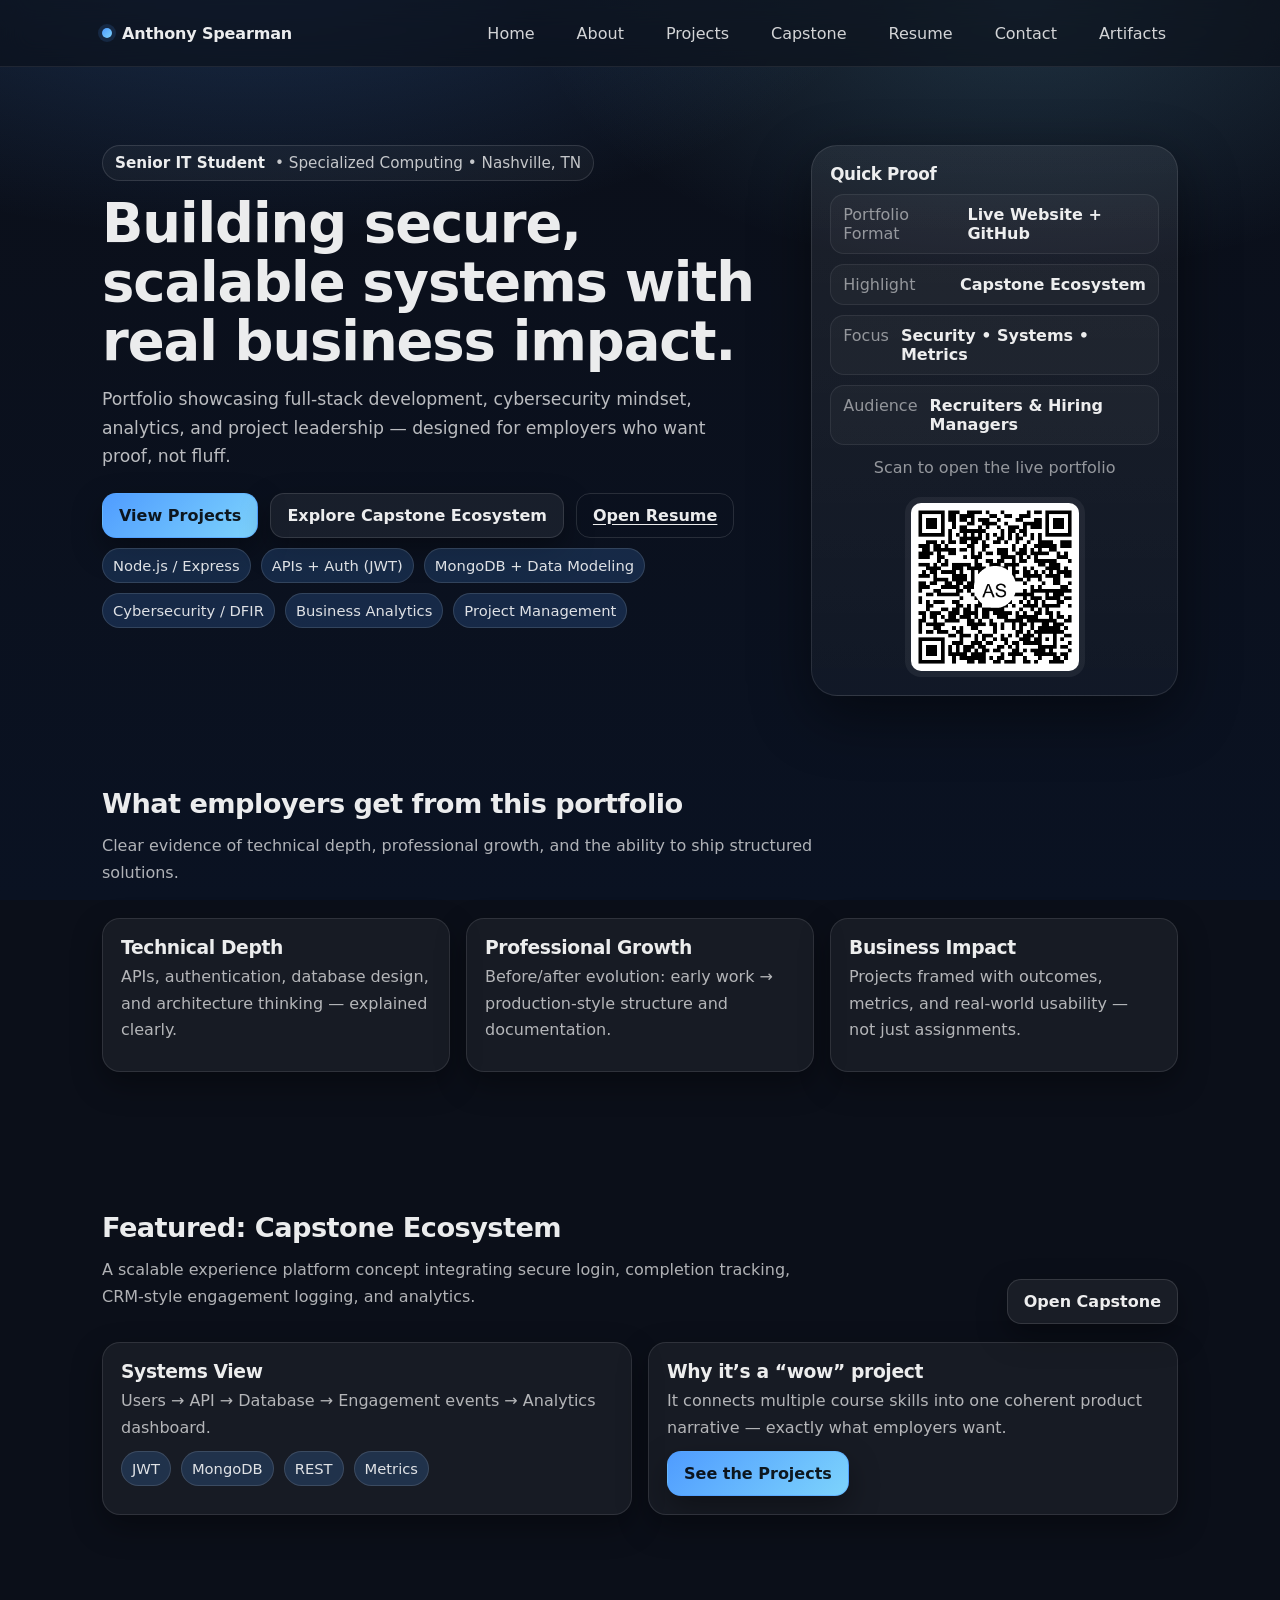
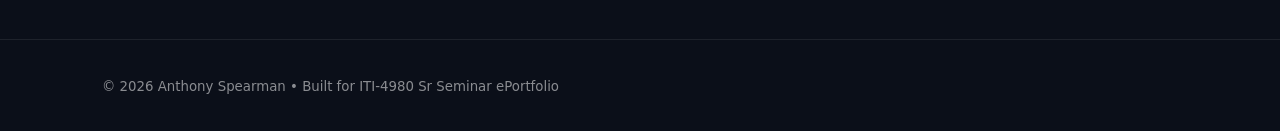
<file: index.html>
<!DOCTYPE html>
<html lang="en">
<head>
  <meta charset="UTF-8" />
  <meta name="viewport" content="width=device-width, initial-scale=1.0"/>
  <title>Anthony Spearman | IT Portfolio</title>
  <link rel="stylesheet" href="css/styles.css"/>
</head>
<body>
  <div class="scrollbar" aria-hidden="true"></div>

<nav>
  <div class="container navwrap">
    <div class="logo">
  <span class="logo-dot"></span>
  <a href="index.html" aria-label="Home">Anthony Spearman</a>
</div>

<button class="navbtn" id="navbtn" aria-label="Open menu">
  <span class="bar"></span>
  <span class="bar"></span>
  <span class="bar"></span>
</button>

    <ul class="navlinks">
      <li><a href="index.html">Home</a></li>
      <li><a href="about.html">About</a></li>
      <li><a href="projects.html">Projects</a></li>
      <li><a href="capstone.html">Capstone</a></li>
      <li><a href="resume.html">Resume</a></li>
      <li><a href="contact.html">Contact</a></li>
      <li><a href="artifacts.html">Artifacts</a></li>
    </ul>
  </div>
</nav>

<header class="hero">
    
  <div class="container hero-grid">
    <div class="reveal">
      <div class="kicker">
        <b>Senior IT Student</b> • Specialized Computing • Nashville, TN
      </div>

      <h1>Building secure, scalable systems with real business impact.</h1>

      <p class="subtitle">
        Portfolio showcasing full-stack development, cybersecurity mindset, analytics, and project leadership —
        designed for employers who want proof, not fluff.
      </p>

      <div class="cta">
        <a class="btn primary" href="projects.html">View Projects</a>
        <a class="btn" href="capstone.html">Explore Capstone Ecosystem</a>
        <a class="btn ghost under" href="resume.html">Open Resume</a>
      </div>

      <div class="badges">
        <span class="badge">Node.js / Express</span>
        <span class="badge">APIs + Auth (JWT)</span>
        <span class="badge">MongoDB + Data Modeling</span>
        <span class="badge">Cybersecurity / DFIR</span>
        <span class="badge">Business Analytics</span>
        <span class="badge">Project Management</span>
      </div>
    </div>

    <aside class="hero-card reveal">
      <h3>Quick Proof</h3>
      <div class="meta">
        <div class="meta-row"><span>Portfolio Format</span><b>Live Website + GitHub</b></div>
        <div class="meta-row"><span>Highlight</span><b>Capstone Ecosystem</b></div>
        <div class="meta-row"><span>Focus</span><b>Security • Systems • Metrics</b></div>
        <div class="meta-row"><span>Audience</span><b>Recruiters & Hiring Managers</b></div>
      </div>
      <p style="text-align:center; margin-top:10px; opacity:.8;">
Scan to open the live portfolio
</p>
      <img class="qr-present" src="assets/img/portfolio-qr-branded.png" alt="Portfolio QR Code" width="180">
    </aside>
  </div>
</header>

<section class="section compact">
  <div class="container">
    <div class="head reveal">
      <div>
        <h2>What employers get from this portfolio</h2>
        <p>Clear evidence of technical depth, professional growth, and the ability to ship structured solutions.</p>
      </div>
    </div>

    <div class="grid cols-3">
      <div class="card reveal">
        <h3>Technical Depth</h3>
        <p>APIs, authentication, database design, and architecture thinking — explained clearly.</p>
      </div>
      <div class="card reveal">
        <h3>Professional Growth</h3>
        <p>Before/after evolution: early work → production-style structure and documentation.</p>
      </div>
      <div class="card reveal">
        <h3>Business Impact</h3>
        <p>Projects framed with outcomes, metrics, and real-world usability — not just assignments.</p>
      </div>
    </div>
  </div>
</section>

<section class="section">
  <div class="container">
    <div class="head reveal">
      <div>
        <h2>Featured: Capstone Ecosystem</h2>
        <p>
          A scalable experience platform concept integrating secure login,
          completion tracking, CRM-style engagement logging, and analytics.
        </p>
      </div>
      <a class="btn" href="capstone.html">Open Capstone</a>
    </div>

    <div class="grid cols-2">
      <div class="card reveal">
        <h3>Systems View</h3>
        <p>Users → API → Database → Engagement events → Analytics dashboard.</p>
        <div class="badges">
          <span class="badge">JWT</span>
          <span class="badge">MongoDB</span>
          <span class="badge">REST</span>
          <span class="badge">Metrics</span>
        </div>
      </div>
      <div class="card reveal">
        <h3>Why it’s a “wow” project</h3>
        <p>It connects multiple course skills into one coherent product narrative — exactly what employers want.</p>
        <a class="btn primary" href="projects.html">See the Projects</a>
      </div>
    </div>
  </div>
</section>

<footer>
  <div class="container">
    <small>© 2026 Anthony Spearman • Built for ITI-4980 Sr Seminar ePortfolio</small>
  </div>
</footer>

<script src="js/main.js" defer></script>
</body>
</html>
</file>
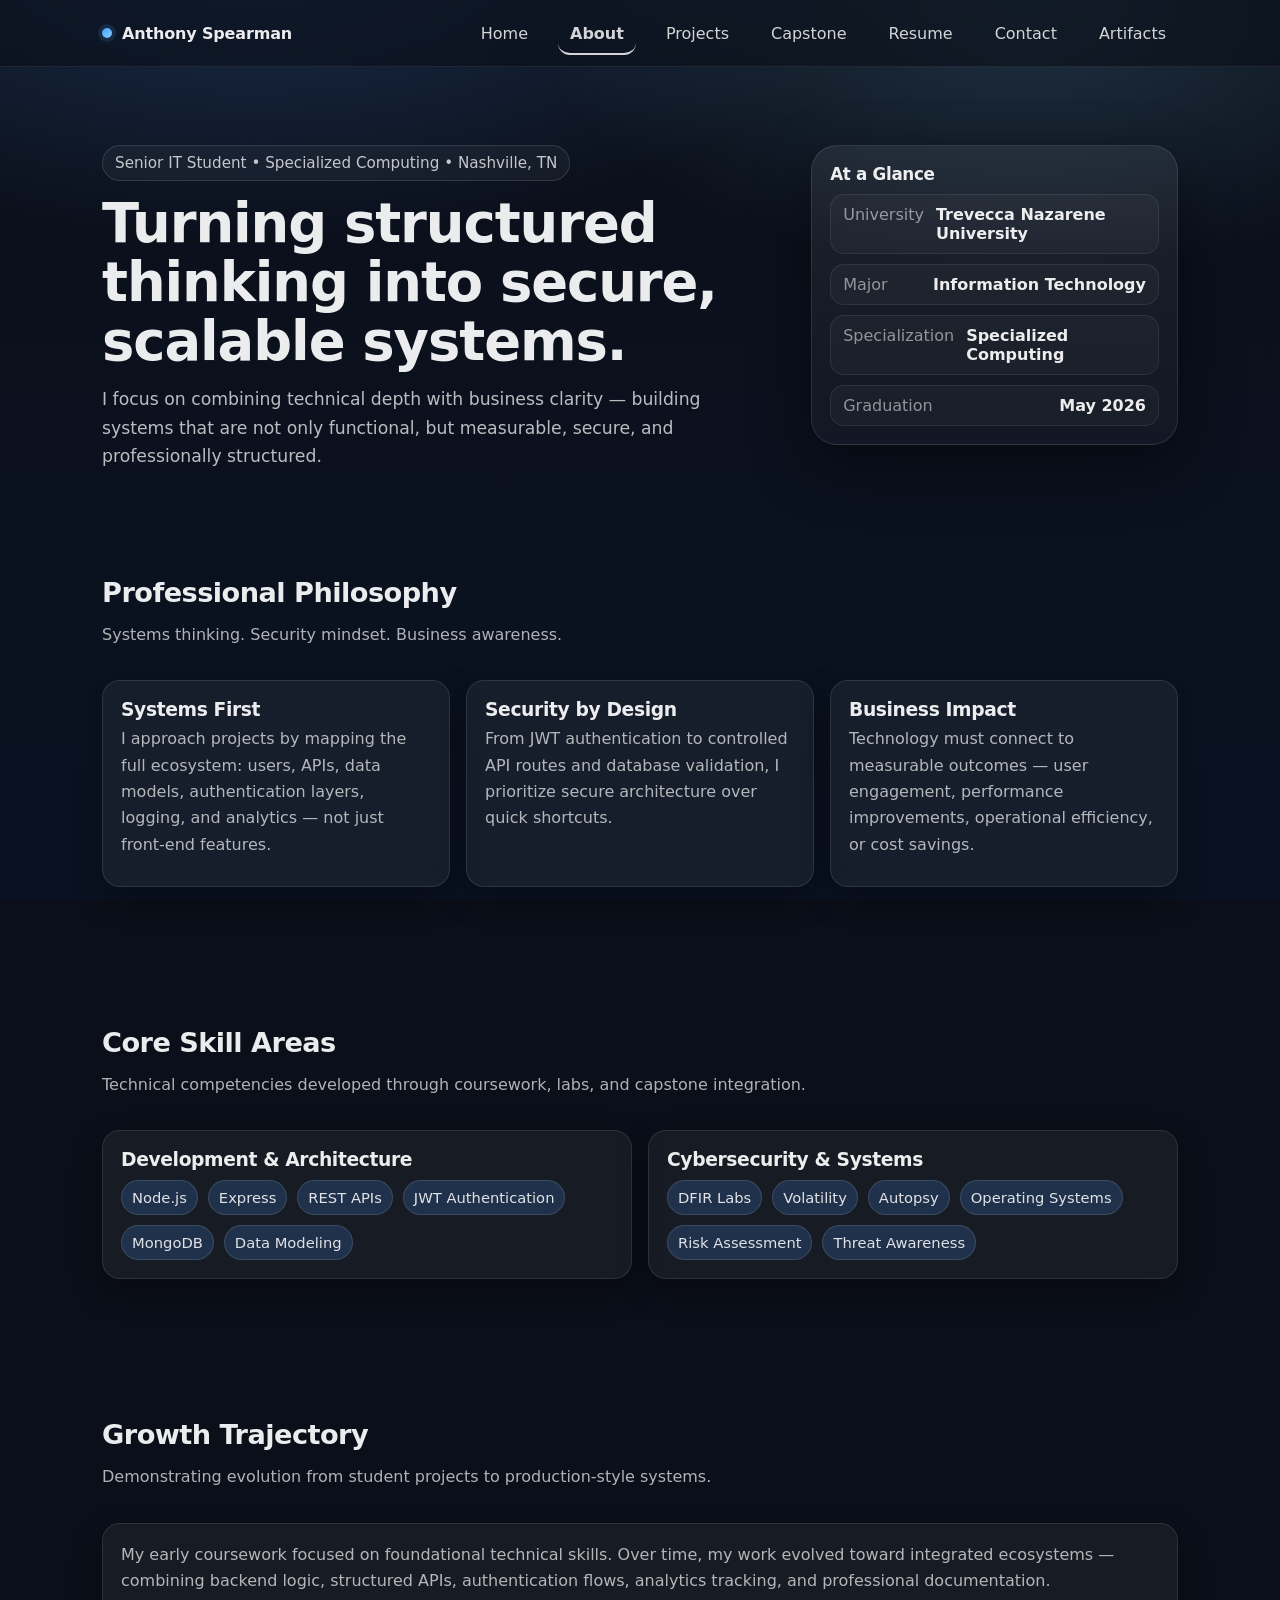
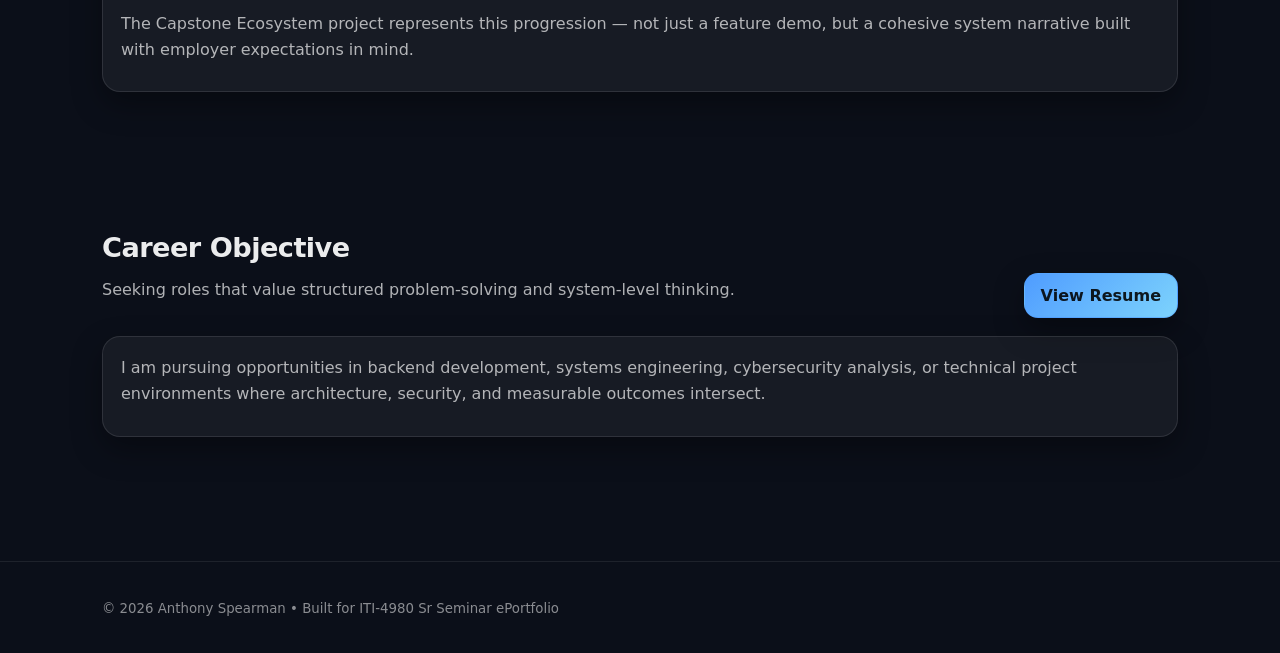
<file: about.html>
<!DOCTYPE html>
<html lang="en">
<head>
  <meta charset="UTF-8" />
  <meta name="viewport" content="width=device-width, initial-scale=1.0"/>
  <title>About | Anthony Spearman</title>
  <link rel="stylesheet" href="css/styles.css"/>
</head>

<body>
  <div class="scrollbar" aria-hidden="true"></div>

<nav>
  <div class="container navwrap">
    <div class="logo">
  <span class="logo-dot"></span>
  <a href="index.html" aria-label="Home">Anthony Spearman</a>
</div>

<button class="navbtn" id="navbtn" aria-label="Open menu">
  <span class="bar"></span>
  <span class="bar"></span>
  <span class="bar"></span>
</button>

    <ul class="navlinks">
      <li><a href="index.html">Home</a></li>
      <li><a class="active" href="about.html">About</a></li>
      <li><a href="projects.html">Projects</a></li>
      <li><a href="capstone.html">Capstone</a></li>
      <li><a href="resume.html">Resume</a></li>
      <li><a href="contact.html">Contact</a></li>
      <li><a href="artifacts.html">Artifacts</a></li>
    </ul>
  </div>
</nav>

<header class="hero small-hero">
  <div class="container hero-grid">
    <div class="reveal">
      <div class="kicker">
        Senior IT Student • Specialized Computing • Nashville, TN
      </div>

      <h1>Turning structured thinking into secure, scalable systems.</h1>

      <p class="subtitle">
        I focus on combining technical depth with business clarity — building systems 
        that are not only functional, but measurable, secure, and professionally structured.
      </p>
    </div>

    <aside class="hero-card reveal">
      <h3>At a Glance</h3>
      <div class="meta">
        <div class="meta-row"><span>University</span><b>Trevecca Nazarene University</b></div>
        <div class="meta-row"><span>Major</span><b>Information Technology</b></div>
        <div class="meta-row"><span>Specialization</span><b>Specialized Computing</b></div>
        <div class="meta-row"><span>Graduation</span><b>May 2026</b></div>
      </div>
    </aside>
  </div>
</header>

<section class="section compact">
  <div class="container">
    <div class="head reveal">
      <div>
        <h2>Professional Philosophy</h2>
        <p>Systems thinking. Security mindset. Business awareness.</p>
      </div>
    </div>

    <div class="grid cols-3">
      <div class="card reveal">
        <h3>Systems First</h3>
        <p>
          I approach projects by mapping the full ecosystem: users, APIs, data models,
          authentication layers, logging, and analytics — not just front-end features.
        </p>
      </div>

      <div class="card reveal">
        <h3>Security by Design</h3>
        <p>
          From JWT authentication to controlled API routes and database validation,
          I prioritize secure architecture over quick shortcuts.
        </p>
      </div>

      <div class="card reveal">
        <h3>Business Impact</h3>
        <p>
          Technology must connect to measurable outcomes — user engagement,
          performance improvements, operational efficiency, or cost savings.
        </p>
      </div>
    </div>
  </div>
</section>

<section class="section">
  <div class="container">
    <div class="head reveal">
      <div>
        <h2>Core Skill Areas</h2>
        <p>Technical competencies developed through coursework, labs, and capstone integration.</p>
      </div>
    </div>

    <div class="grid cols-2">
      <div class="card reveal">
        <h3>Development & Architecture</h3>
        <div class="badges">
          <span class="badge">Node.js</span>
          <span class="badge">Express</span>
          <span class="badge">REST APIs</span>
          <span class="badge">JWT Authentication</span>
          <span class="badge">MongoDB</span>
          <span class="badge">Data Modeling</span>
        </div>
      </div>

      <div class="card reveal">
        <h3>Cybersecurity & Systems</h3>
        <div class="badges">
          <span class="badge">DFIR Labs</span>
          <span class="badge">Volatility</span>
          <span class="badge">Autopsy</span>
          <span class="badge">Operating Systems</span>
          <span class="badge">Risk Assessment</span>
          <span class="badge">Threat Awareness</span>
        </div>
      </div>
    </div>
  </div>
</section>

<section class="section compact">
  <div class="container">
    <div class="head reveal">
      <div>
        <h2>Growth Trajectory</h2>
        <p>Demonstrating evolution from student projects to production-style systems.</p>
      </div>
    </div>

    <div class="card reveal">
      <p>
        My early coursework focused on foundational technical skills. 
        Over time, my work evolved toward integrated ecosystems —
        combining backend logic, structured APIs, authentication flows,
        analytics tracking, and professional documentation.
      </p>

      <p style="margin-top:1rem;">
        The Capstone Ecosystem project represents this progression —
        not just a feature demo, but a cohesive system narrative 
        built with employer expectations in mind.
      </p>
    </div>
  </div>
</section>

<section class="section">
  <div class="container">
    <div class="head reveal">
      <div>
        <h2>Career Objective</h2>
        <p>Seeking roles that value structured problem-solving and system-level thinking.</p>
      </div>
      <a class="btn primary" href="resume.html">View Resume</a>
    </div>

    <div class="card reveal">
      <p>
        I am pursuing opportunities in backend development, systems engineering,
        cybersecurity analysis, or technical project environments where 
        architecture, security, and measurable outcomes intersect.
      </p>
    </div>
  </div>
</section>

<footer>
  <div class="container">
    <small>© 2026 Anthony Spearman • Built for ITI-4980 Sr Seminar ePortfolio</small>
  </div>
</footer>

<script src="js/main.js"></script>
</body>
</html>
</file>
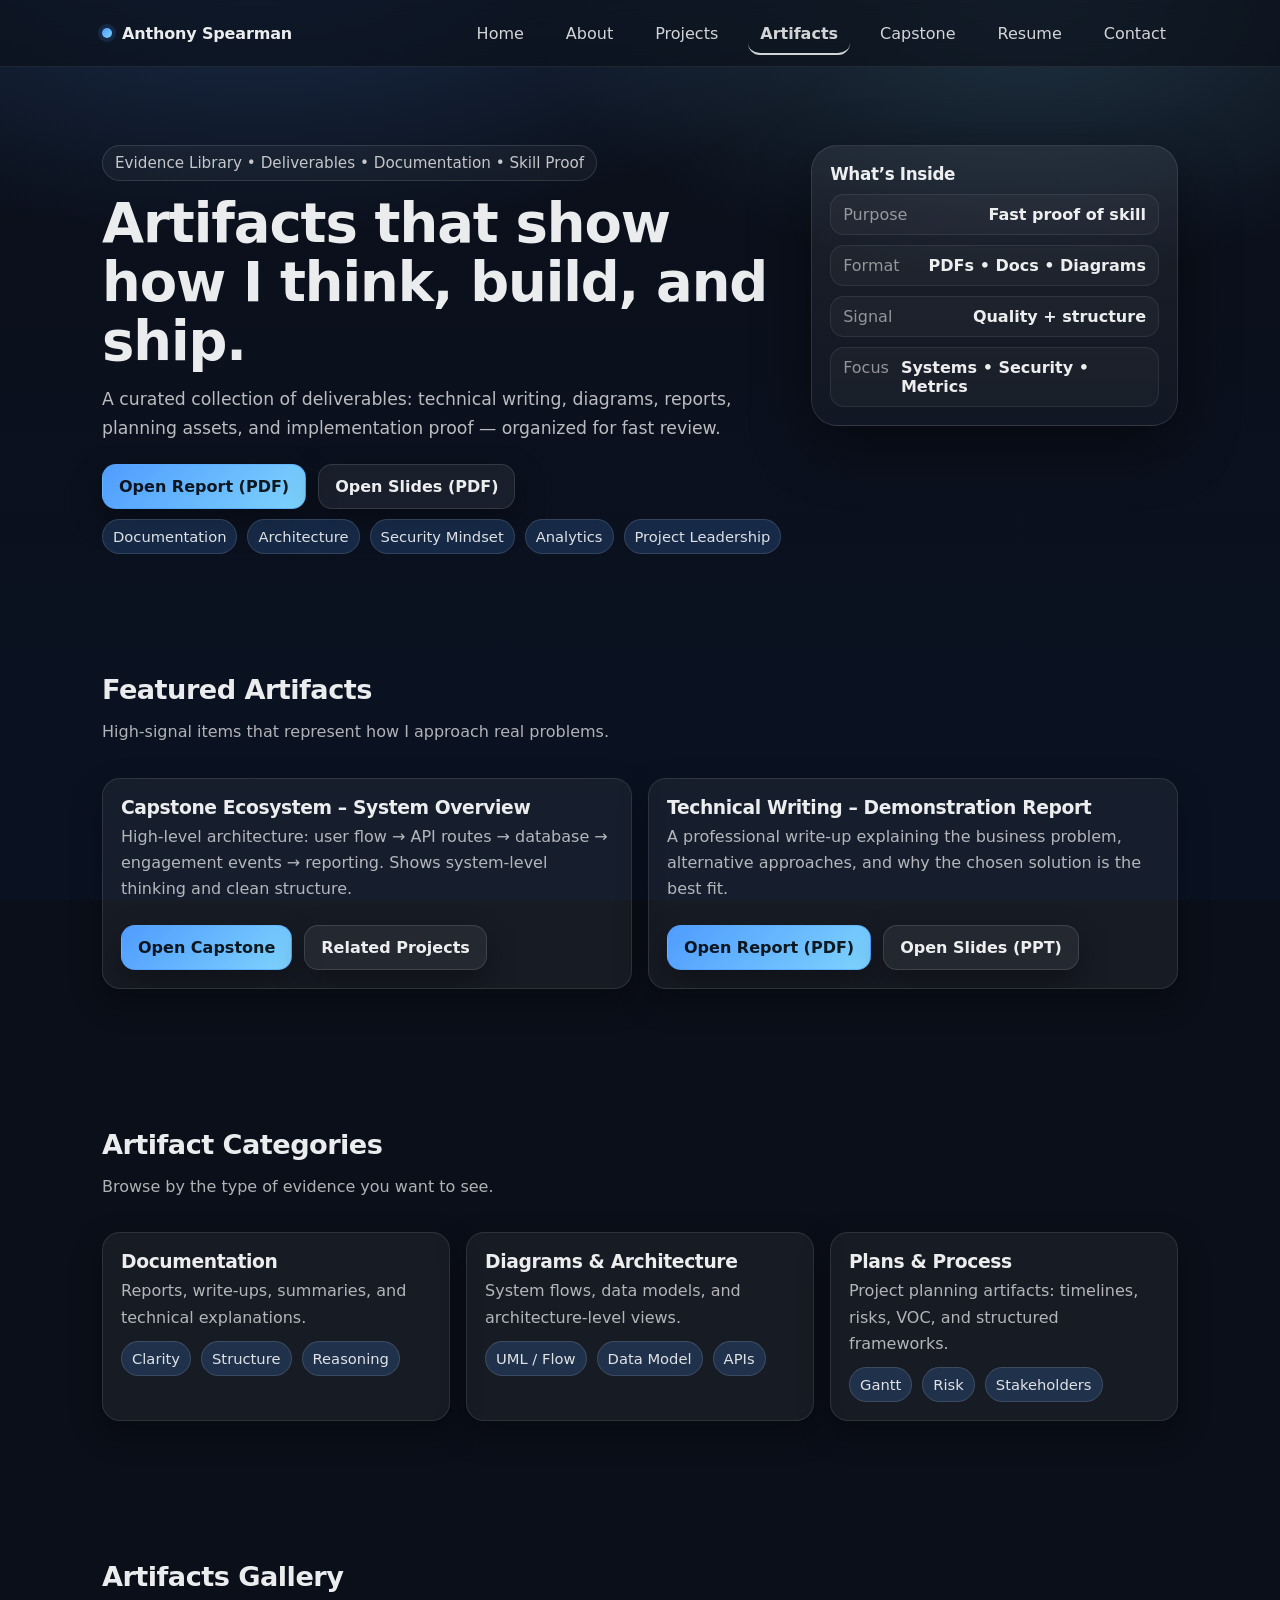
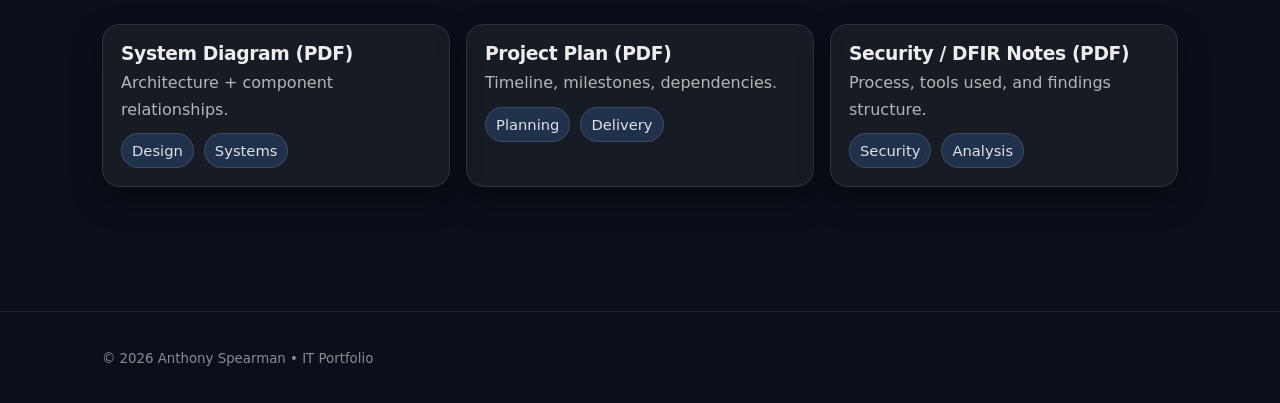
<file: artifacts.html>
<!DOCTYPE html>
<html lang="en">
<head>
  <meta charset="UTF-8" />
  <meta name="viewport" content="width=device-width, initial-scale=1.0"/>
  <title>Artifacts | Anthony Spearman</title>
  <link rel="stylesheet" href="css/styles.css"/>
</head>

<body>
  <div class="scrollbar" aria-hidden="true"></div>
<nav>
  <div class="container navwrap">
    <div class="logo">
  <span class="logo-dot"></span>
  <a href="index.html" aria-label="Home">Anthony Spearman</a>
</div>

    <button class="navbtn" id="navbtn" aria-label="Open menu">
  <span class="bar"></span>
  <span class="bar"></span>
  <span class="bar"></span>
</button>

    <ul class="navlinks">
      <li><a href="index.html">Home</a></li>
      <li><a href="about.html">About</a></li>
      <li><a href="projects.html">Projects</a></li>
      <li><a class="active" href="artifacts.html">Artifacts</a></li>
      <li><a href="capstone.html">Capstone</a></li>
      <li><a href="resume.html">Resume</a></li>
      <li><a href="contact.html">Contact</a></li>
    </ul>
  </div>
</nav>

<header class="hero small-hero">
  <div class="container hero-grid">
    <div class="reveal">
      <div class="kicker">
        Evidence Library • Deliverables • Documentation • Skill Proof
      </div>

      <h1>Artifacts that show how I think, build, and ship.</h1>

      <p class="subtitle">
        A curated collection of deliverables: technical writing, diagrams, reports,
        planning assets, and implementation proof — organized for fast review.
      </p>

     <div class="cta">
<a class="btn primary" 
   href="assets/docs/Technical_Demonstration_Report_Anthony_Spearman.pdf" 
   target="_blank">
  Open Report (PDF)
</a>

<a class="btn" 
   href="assets/docs/Technical_Demonstration_Presentation_Anthony_Spearman.pdf" 
   target="_blank">
  Open Slides (PDF)
</a>
</div>

      <div class="badges">
        <span class="badge">Documentation</span>
        <span class="badge">Architecture</span>
        <span class="badge">Security Mindset</span>
        <span class="badge">Analytics</span>
        <span class="badge">Project Leadership</span>
      </div>
    </div>

    <aside class="hero-card reveal">
      <h3>What’s Inside</h3>
      <div class="meta">
        <div class="meta-row"><span>Purpose</span><b>Fast proof of skill</b></div>
        <div class="meta-row"><span>Format</span><b>PDFs • Docs • Diagrams</b></div>
        <div class="meta-row"><span>Signal</span><b>Quality + structure</b></div>
        <div class="meta-row"><span>Focus</span><b>Systems • Security • Metrics</b></div>
      </div>
    </aside>
  </div>
</header>

<section id="featured" class="section">
  <div class="container">
    <div class="head reveal">
      <div>
        <h2>Featured Artifacts</h2>
        <p>High-signal items that represent how I approach real problems.</p>
      </div>
    </div>

    <div class="grid cols-2">
      <article class="card reveal">
        <h3>Capstone Ecosystem – System Overview</h3>
        <p>
          High-level architecture: user flow → API routes → database → engagement events → reporting.
          Shows system-level thinking and clean structure.
        </p>
        <div class="cta">
          <a class="btn primary" href="capstone.html">Open Capstone</a>
          <a class="btn" href="projects.html">Related Projects</a>
        </div>
      </article>

      <article class="card reveal">
        <h3>Technical Writing – Demonstration Report</h3>
        <p>
          A professional write-up explaining the business problem, alternative approaches,
          and why the chosen solution is the best fit.
        </p>
        <div class="cta">
          <!-- Replace # with your actual file path when you add it -->
          <a class="btn primary" href="#">Open Report (PDF)</a>
          <a class="btn" href="#">Open Slides (PPT)</a>
        </div>
      </article>
    </div>
  </div>
</section>

<section class="section compact">
  <div class="container">
    <div class="head reveal">
      <div>
        <h2>Artifact Categories</h2>
        <p>Browse by the type of evidence you want to see.</p>
      </div>
    </div>

    <div class="grid cols-3">
      <div class="card reveal">
        <h3>Documentation</h3>
        <p>Reports, write-ups, summaries, and technical explanations.</p>
        <div class="badges">
          <span class="badge">Clarity</span>
          <span class="badge">Structure</span>
          <span class="badge">Reasoning</span>
        </div>
      </div>

      <div class="card reveal">
        <h3>Diagrams & Architecture</h3>
        <p>System flows, data models, and architecture-level views.</p>
        <div class="badges">
          <span class="badge">UML / Flow</span>
          <span class="badge">Data Model</span>
          <span class="badge">APIs</span>
        </div>
      </div>

      <div class="card reveal">
        <h3>Plans & Process</h3>
        <p>Project planning artifacts: timelines, risks, VOC, and structured frameworks.</p>
        <div class="badges">
          <span class="badge">Gantt</span>
          <span class="badge">Risk</span>
          <span class="badge">Stakeholders</span>
        </div>
      </div>
    </div>
  </div>
</section>

<section class="section">
  <div class="container">
    <div class="head reveal">
      <div>
        <h2>Artifacts Gallery</h2>
        
      </div>
    </div>

    <div class="grid cols-3">
      <!-- Copy/paste a block and change title + link -->
      <a class="card reveal" 
   href="assets/docs/System_Diagram_Architecture_Overview.pdf" 
   target="_blank">
  <h3>System Diagram (PDF)</h3>
  <p>Architecture + component relationships.</p>
  <div class="badges">
    <span class="badge">Design</span>
    <span class="badge">Systems</span>
  </div>
</a>

<a class="card reveal" 
   href="assets/docs/Project_Plan_Timeline.pdf" 
   target="_blank">
  <h3>Project Plan (PDF)</h3>
  <p>Timeline, milestones, dependencies.</p>
  <div class="badges">
    <span class="badge">Planning</span>
    <span class="badge">Delivery</span>
  </div>
</a>

<a class="card reveal" 
   href="assets/docs/Security_DFIR_Notes.pdf" 
   target="_blank">
  <h3>Security / DFIR Notes (PDF)</h3>
  <p>Process, tools used, and findings structure.</p>
  <div class="badges">
    <span class="badge">Security</span>
    <span class="badge">Analysis</span>
  </div>
</a>
    </div>
  </div>
</section>

<footer>
  <div class="container">
    <small>© 2026 Anthony Spearman • IT Portfolio</small>
  </div>
</footer>

<script src="js/main.js"></script>
</body>
</html>
</file>
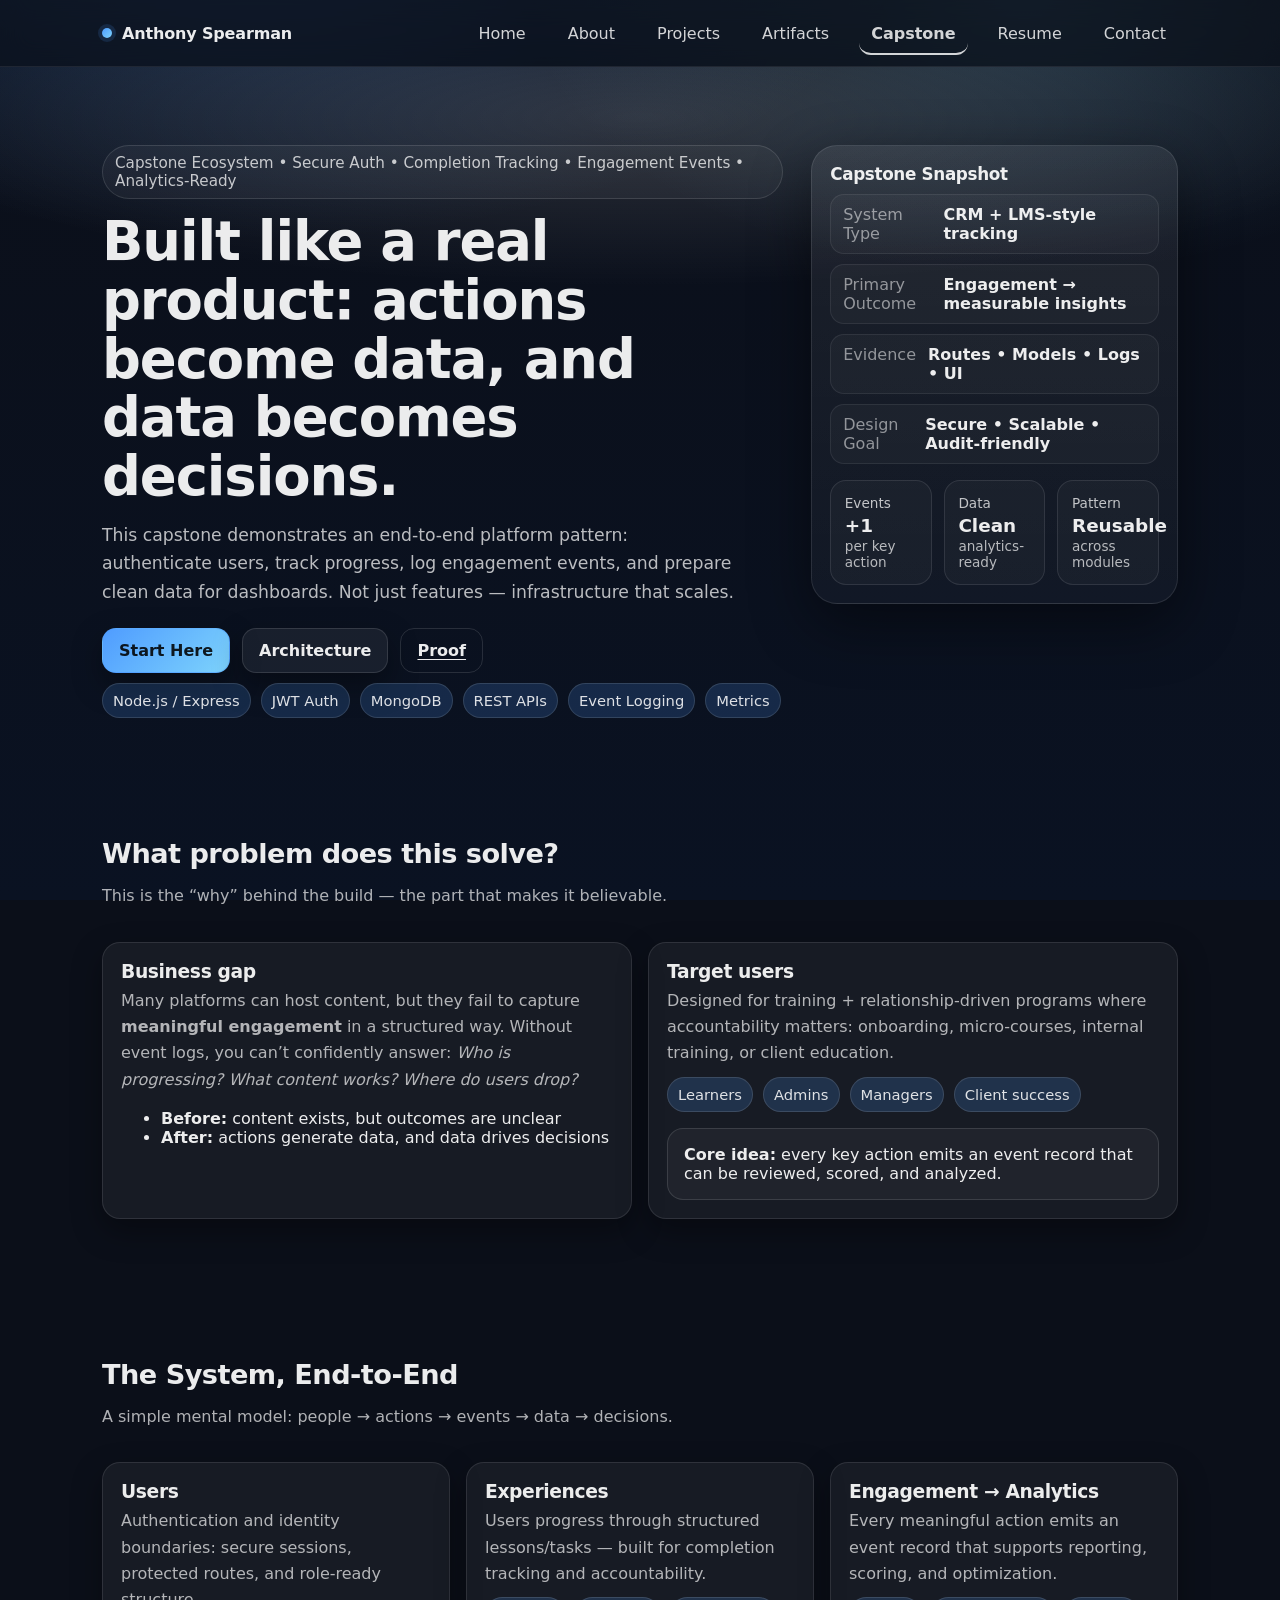
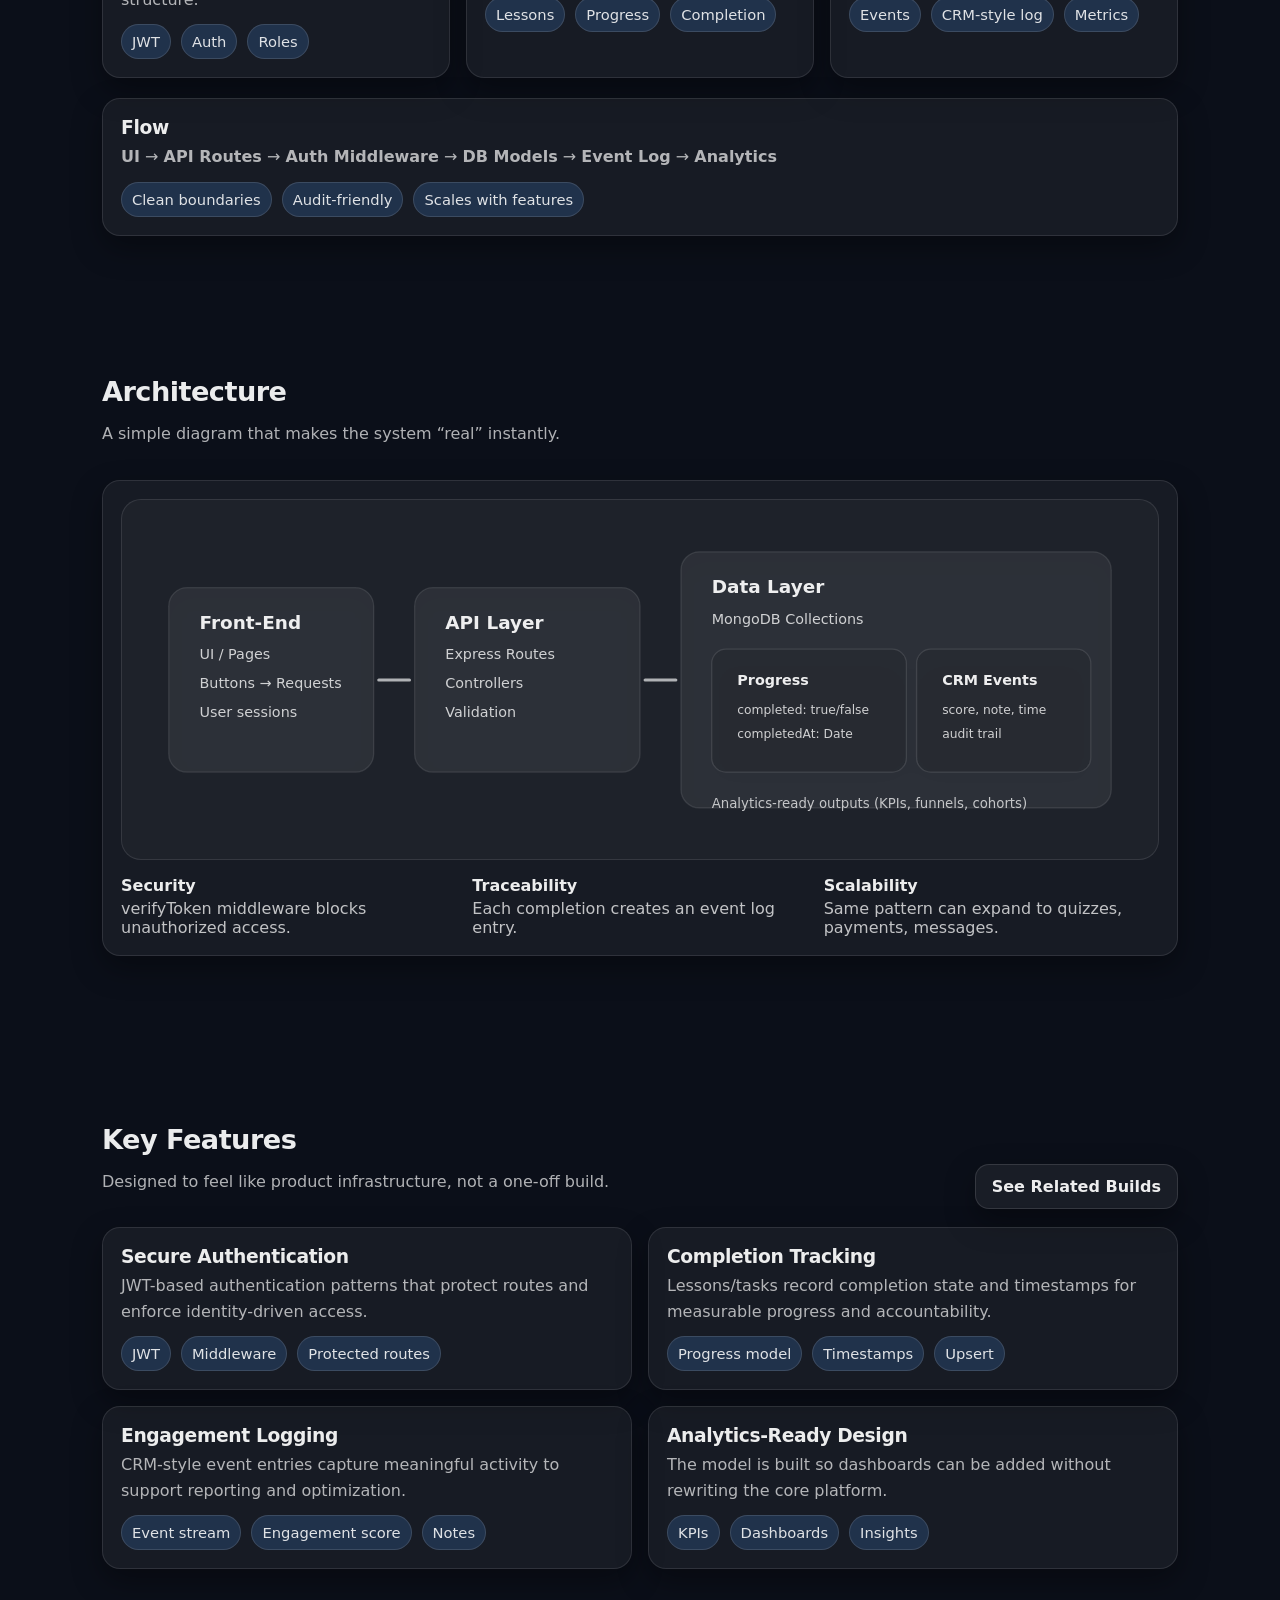
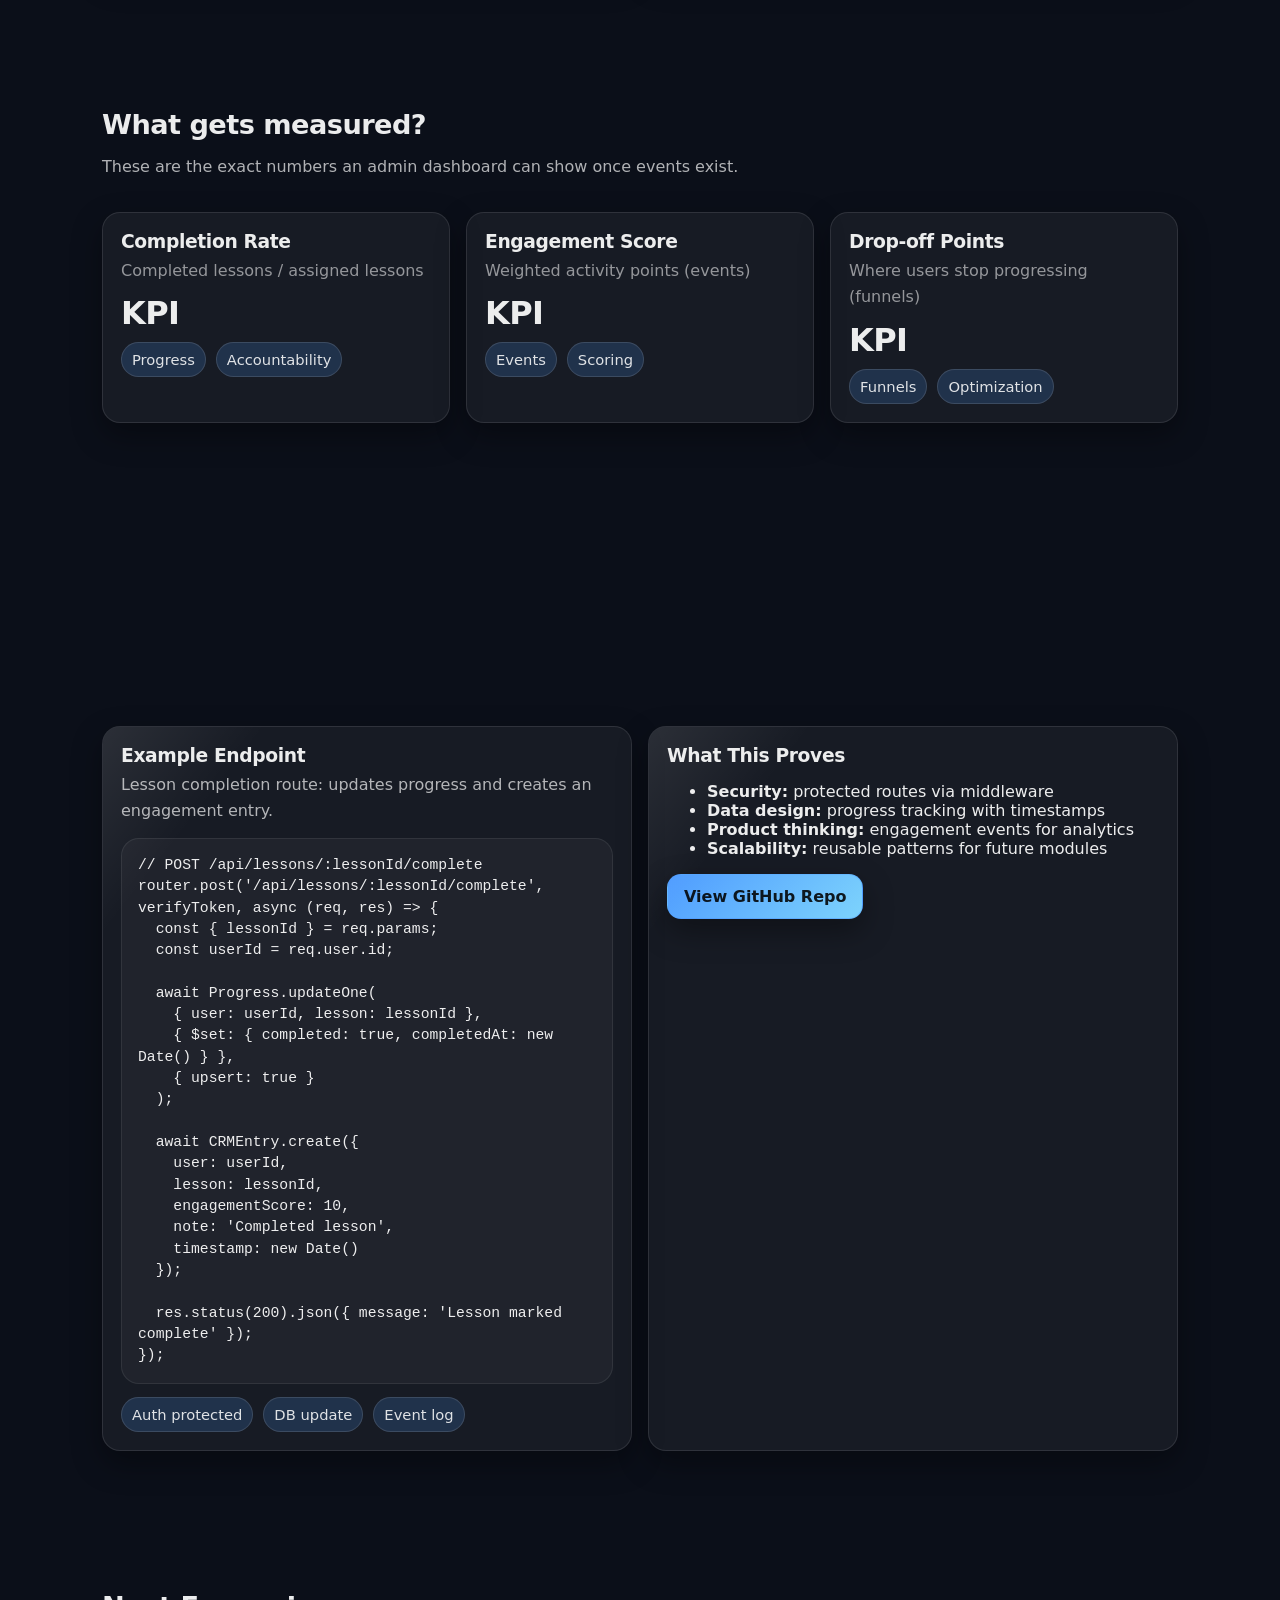
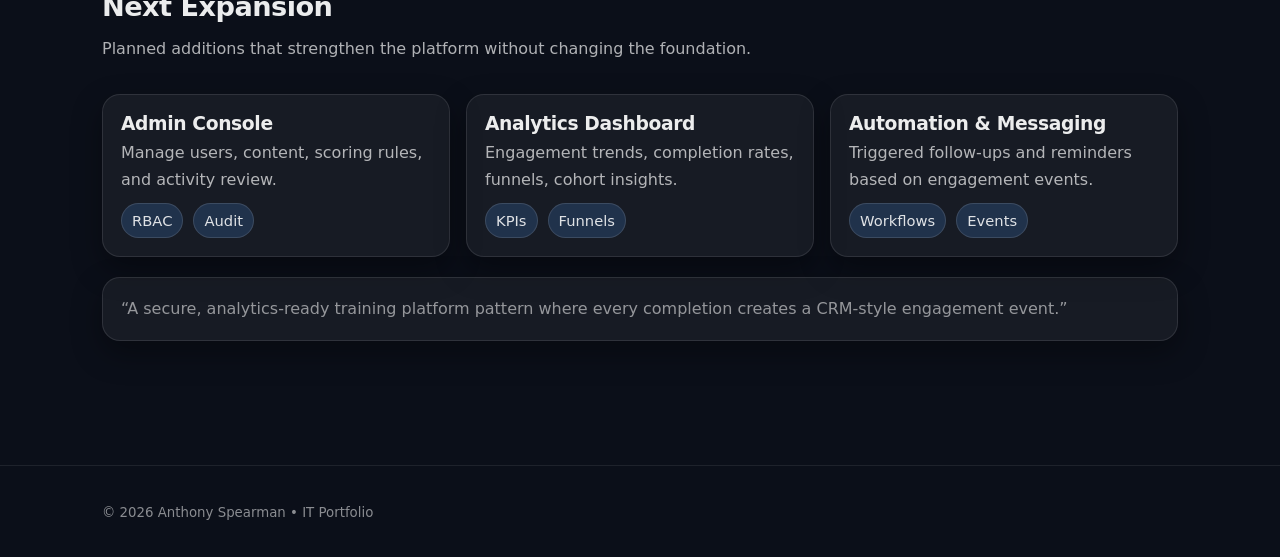
<file: capstone.html>
<!DOCTYPE html>
<html lang="en">
<head>
  <meta charset="UTF-8" />
  <meta name="viewport" content="width=device-width, initial-scale=1.0"/>
  <title>Capstone | Anthony Spearman</title>
  <meta name="description" content="Capstone Ecosystem: secure login, lesson completion tracking, CRM-style engagement logging, and analytics-ready system design." />
  <link rel="stylesheet" href="css/styles.css"/>
</head>

<body>
  <div class="scrollbar" aria-hidden="true"></div>
<nav>
  <div class="container navwrap">
    <a class="logo" href="index.html" aria-label="Go to Home">
      <span class="logo-dot" aria-hidden="true"></span>
      <span>Anthony Spearman</span>
    </a>

    <button class="navbtn" id="navbtn" aria-label="Open menu">
  <span class="bar"></span>
  <span class="bar"></span>
  <span class="bar"></span>
</button>

    <ul class="navlinks" role="list">
      <li><a href="index.html">Home</a></li>
      <li><a href="about.html">About</a></li>
      <li><a href="projects.html">Projects</a></li>
      <li><a href="artifacts.html">Artifacts</a></li>
      <li><a class="active" href="capstone.html" aria-current="page">Capstone</a></li>
      <li><a href="resume.html">Resume</a></li>
      <li><a href="contact.html">Contact</a></li>
    </ul>
  </div>
</nav>

<header class="hero hero-capstone">
  <div class="container hero-grid">
    <div class="reveal">
      <div class="kicker">
        Capstone Ecosystem • Secure Auth • Completion Tracking • Engagement Events • Analytics-Ready
      </div>

      <h1>Built like a real product: actions become data, and data becomes decisions.</h1>

      <p class="subtitle">
        This capstone demonstrates an end-to-end platform pattern:
        authenticate users, track progress, log engagement events, and prepare clean data for dashboards.
        Not just features — infrastructure that scales.
      </p>

      <div class="cta">
        <a class="btn primary" href="#story">Start Here</a>
        <a class="btn" href="#architecture">Architecture</a>
        <a class="btn ghost under" href="#proof">Proof</a>
      </div>

      <div class="badges">
        <span class="badge">Node.js / Express</span>
        <span class="badge">JWT Auth</span>
        <span class="badge">MongoDB</span>
        <span class="badge">REST APIs</span>
        <span class="badge">Event Logging</span>
        <span class="badge">Metrics</span>
      </div>
    </div>

    <aside class="hero-card reveal">
      <h3>Capstone Snapshot</h3>
      <div class="meta">
        <div class="meta-row"><span>System Type</span><b>CRM + LMS-style tracking</b></div>
        <div class="meta-row"><span>Primary Outcome</span><b>Engagement → measurable insights</b></div>
        <div class="meta-row"><span>Evidence</span><b>Routes • Models • Logs • UI</b></div>
        <div class="meta-row"><span>Design Goal</span><b>Secure • Scalable • Audit-friendly</b></div>
      </div>

      <div class="mini-kpis">
        <div class="kpi">
          <div class="kpi-top">Events</div>
          <div class="kpi-num">+1</div>
          <div class="kpi-sub">per key action</div>
        </div>
        <div class="kpi">
          <div class="kpi-top">Data</div>
          <div class="kpi-num">Clean</div>
          <div class="kpi-sub">analytics-ready</div>
        </div>
        <div class="kpi">
          <div class="kpi-top">Pattern</div>
          <div class="kpi-num">Reusable</div>
          <div class="kpi-sub">across modules</div>
        </div>
      </div>
    </aside>
  </div>
</header>

<!-- STORY / BELIEF BUILDER -->
<section class="section" id="story">
  <div class="container">
    <div class="head reveal">
      <div>
        <h2>What problem does this solve?</h2>
        <p>This is the “why” behind the build — the part that makes it believable.</p>
      </div>
    </div>

    <div class="grid cols-2">
      <div class="card reveal">
        <h3>Business gap</h3>
        <p>
          Many platforms can host content, but they fail to capture <b>meaningful engagement</b> in a structured way.
          Without event logs, you can’t confidently answer: <i>Who is progressing? What content works? Where do users drop?</i>
        </p>
        <ul class="list">
          <li><b>Before:</b> content exists, but outcomes are unclear</li>
          <li><b>After:</b> actions generate data, and data drives decisions</li>
        </ul>
      </div>

      <div class="card reveal">
        <h3>Target users</h3>
        <p>
          Designed for training + relationship-driven programs where accountability matters:
          onboarding, micro-courses, internal training, or client education.
        </p>
        <div class="badges">
          <span class="badge">Learners</span>
          <span class="badge">Admins</span>
          <span class="badge">Managers</span>
          <span class="badge">Client success</span>
        </div>

        <div class="callout" style="margin-top:1rem;">
          <b>Core idea:</b> every key action emits an event record that can be reviewed, scored, and analyzed.
        </div>
      </div>
    </div>
  </div>
</section>

<!-- SYSTEM MODEL -->
<section class="section compact" id="system">
  <div class="container">
    <div class="head reveal">
      <div>
        <h2>The System, End-to-End</h2>
        <p>A simple mental model: people → actions → events → data → decisions.</p>
      </div>
    </div>

    <div class="grid cols-3">
      <div class="card reveal">
        <h3>Users</h3>
        <p>Authentication and identity boundaries: secure sessions, protected routes, and role-ready structure.</p>
        <div class="badges">
          <span class="badge">JWT</span>
          <span class="badge">Auth</span>
          <span class="badge">Roles</span>
        </div>
      </div>

      <div class="card reveal">
        <h3>Experiences</h3>
        <p>Users progress through structured lessons/tasks — built for completion tracking and accountability.</p>
        <div class="badges">
          <span class="badge">Lessons</span>
          <span class="badge">Progress</span>
          <span class="badge">Completion</span>
        </div>
      </div>

      <div class="card reveal">
        <h3>Engagement → Analytics</h3>
        <p>Every meaningful action emits an event record that supports reporting, scoring, and optimization.</p>
        <div class="badges">
          <span class="badge">Events</span>
          <span class="badge">CRM-style log</span>
          <span class="badge">Metrics</span>
        </div>
      </div>
    </div>

    <div class="card reveal" style="margin-top:1.25rem;">
      <h3>Flow</h3>
      <p style="margin-bottom:.75rem;">
        <b>UI</b> → <b>API Routes</b> → <b>Auth Middleware</b> → <b>DB Models</b> → <b>Event Log</b> → <b>Analytics</b>
      </p>
      <div class="badges">
        <span class="badge">Clean boundaries</span>
        <span class="badge">Audit-friendly</span>
        <span class="badge">Scales with features</span>
      </div>
    </div>
  </div>
</section>

<!-- ARCHITECTURE (VISUAL PROOF) -->
<section class="section" id="architecture">
  <div class="container">
    <div class="head reveal">
      <div>
        <h2>Architecture</h2>
        <p>A simple diagram that makes the system “real” instantly.</p>
      </div>
    </div>

    <div class="card reveal">
      <div class="arch-wrap" role="img" aria-label="Architecture diagram: UI talks to API, which uses auth middleware and database models, writing to progress and CRM event collections, which feed analytics.">
        <svg class="arch-svg" viewBox="0 0 980 320" xmlns="http://www.w3.org/2000/svg">
          <defs>
            <filter id="softShadow" x="-20%" y="-20%" width="140%" height="140%">
              <feDropShadow dx="0" dy="10" stdDeviation="12" flood-opacity="0.18"/>
            </filter>
          </defs>

          <!-- Boxes -->
          <g filter="url(#softShadow)">
            <rect x="30" y="70" rx="18" ry="18" width="200" height="180" class="arch-box"/>
            <rect x="270" y="70" rx="18" ry="18" width="220" height="180" class="arch-box"/>
            <rect x="530" y="35" rx="18" ry="18" width="420" height="250" class="arch-box"/>
          </g>

          <!-- Text -->
          <text x="60" y="110" class="arch-title">Front-End</text>
          <text x="60" y="140" class="arch-sub">UI / Pages</text>
          <text x="60" y="168" class="arch-sub">Buttons → Requests</text>
          <text x="60" y="196" class="arch-sub">User sessions</text>

          <text x="300" y="110" class="arch-title">API Layer</text>
          <text x="300" y="140" class="arch-sub">Express Routes</text>
          <text x="300" y="168" class="arch-sub">Controllers</text>
          <text x="300" y="196" class="arch-sub">Validation</text>

          <text x="560" y="75" class="arch-title">Data Layer</text>
          <text x="560" y="105" class="arch-sub">MongoDB Collections</text>

          <!-- Data inner boxes -->
          <g filter="url(#softShadow)">
            <rect x="560" y="130" rx="14" ry="14" width="190" height="120" class="arch-mini"/>
            <rect x="760" y="130" rx="14" ry="14" width="170" height="120" class="arch-mini"/>
          </g>

          <text x="585" y="165" class="arch-mini-title">Progress</text>
          <text x="585" y="193" class="arch-mini-sub">completed: true/false</text>
          <text x="585" y="217" class="arch-mini-sub">completedAt: Date</text>

          <text x="785" y="165" class="arch-mini-title">CRM Events</text>
          <text x="785" y="193" class="arch-mini-sub">score, note, time</text>
          <text x="785" y="217" class="arch-mini-sub">audit trail</text>

          <!-- Arrows -->
          <path d="M235 160 L265 160" class="arch-arrow"/>
          <path d="M495 160 L525 160" class="arch-arrow"/>

          <!-- Analytics label -->
          <text x="560" y="285" class="arch-foot">Analytics-ready outputs (KPIs, funnels, cohorts)</text>
        </svg>
      </div>

      <div class="grid cols-3" style="margin-top:1rem;">
        <div class="mini reveal">
          <b>Security</b>
          <div class="muted">verifyToken middleware blocks unauthorized access.</div>
        </div>
        <div class="mini reveal">
          <b>Traceability</b>
          <div class="muted">Each completion creates an event log entry.</div>
        </div>
        <div class="mini reveal">
          <b>Scalability</b>
          <div class="muted">Same pattern can expand to quizzes, payments, messages.</div>
        </div>
      </div>
    </div>
  </div>
</section>

<!-- FEATURES -->
<section class="section" id="features">
  <div class="container">
    <div class="head reveal">
      <div>
        <h2>Key Features</h2>
        <p>Designed to feel like product infrastructure, not a one-off build.</p>
      </div>
      <a class="btn" href="projects.html">See Related Builds</a>
    </div>

    <div class="grid cols-2">
      <div class="card reveal">
        <h3>Secure Authentication</h3>
        <p>JWT-based authentication patterns that protect routes and enforce identity-driven access.</p>
        <div class="badges">
          <span class="badge">JWT</span>
          <span class="badge">Middleware</span>
          <span class="badge">Protected routes</span>
        </div>
      </div>

      <div class="card reveal">
        <h3>Completion Tracking</h3>
        <p>Lessons/tasks record completion state and timestamps for measurable progress and accountability.</p>
        <div class="badges">
          <span class="badge">Progress model</span>
          <span class="badge">Timestamps</span>
          <span class="badge">Upsert</span>
        </div>
      </div>

      <div class="card reveal">
        <h3>Engagement Logging</h3>
        <p>CRM-style event entries capture meaningful activity to support reporting and optimization.</p>
        <div class="badges">
          <span class="badge">Event stream</span>
          <span class="badge">Engagement score</span>
          <span class="badge">Notes</span>
        </div>
      </div>

      <div class="card reveal">
        <h3>Analytics-Ready Design</h3>
        <p>The model is built so dashboards can be added without rewriting the core platform.</p>
        <div class="badges">
          <span class="badge">KPIs</span>
          <span class="badge">Dashboards</span>
          <span class="badge">Insights</span>
        </div>
      </div>
    </div>
  </div>
</section>

<!-- METRICS (BELIEF BUILDER) -->
<section class="section compact" id="metrics">
  <div class="container">
    <div class="head reveal">
      <div>
        <h2>What gets measured?</h2>
        <p>These are the exact numbers an admin dashboard can show once events exist.</p>
      </div>
    </div>

    <div class="grid cols-3">
      <div class="card reveal">
        <h3>Completion Rate</h3>
        <p class="muted">Completed lessons / assigned lessons</p>
        <div class="kpi-big">KPI</div>
        <div class="badges">
          <span class="badge">Progress</span>
          <span class="badge">Accountability</span>
        </div>
      </div>

      <div class="card reveal">
        <h3>Engagement Score</h3>
        <p class="muted">Weighted activity points (events)</p>
        <div class="kpi-big">KPI</div>
        <div class="badges">
          <span class="badge">Events</span>
          <span class="badge">Scoring</span>
        </div>
      </div>

      <div class="card reveal">
        <h3>Drop-off Points</h3>
        <p class="muted">Where users stop progressing (funnels)</p>
        <div class="kpi-big">KPI</div>
        <div class="badges">
          <span class="badge">Funnels</span>
          <span class="badge">Optimization</span>
        </div>
      </div>
    </div>

    <div class="callout reveal" style="margin-top:1rem;">
      <b>Why this matters:</b> in real systems, the difference between “a course” and “a product” is the ability to measure and improve outcomes.
    </div>
  </div>
</section>

<!-- PROOF -->
<section class="section compact" id="proof">
  <div class="container">
    <div class="head reveal">
      <div>
        <h2>Implementation Proof</h2>
        <p>Concrete technical evidence. Short. Clear. Verifiable.</p>
      </div>
      <a class="btn primary" href="artifacts.html">Open Artifacts</a>
    </div>

    <div class="grid cols-2">
      <div class="card reveal">
        <h3>Example Endpoint</h3>
        <p style="margin-bottom:.75rem;">
          Lesson completion route: updates progress and creates an engagement entry.
        </p>

        <pre class="codeblock"><code>// POST /api/lessons/:lessonId/complete
router.post('/api/lessons/:lessonId/complete', verifyToken, async (req, res) =&gt; {
  const { lessonId } = req.params;
  const userId = req.user.id;

  await Progress.updateOne(
    { user: userId, lesson: lessonId },
    { $set: { completed: true, completedAt: new Date() } },
    { upsert: true }
  );

  await CRMEntry.create({
    user: userId,
    lesson: lessonId,
    engagementScore: 10,
    note: 'Completed lesson',
    timestamp: new Date()
  });

  res.status(200).json({ message: 'Lesson marked complete' });
});</code></pre>

        <div class="badges">
          <span class="badge">Auth protected</span>
          <span class="badge">DB update</span>
          <span class="badge">Event log</span>
        </div>
      </div>

      <div class="card reveal">
        <h3>What This Proves</h3>
        <ul class="list">
          <li><b>Security:</b> protected routes via middleware</li>
          <li><b>Data design:</b> progress tracking with timestamps</li>
          <li><b>Product thinking:</b> engagement events for analytics</li>
          <li><b>Scalability:</b> reusable patterns for future modules</li>
        </ul>

        <div class="cta" style="margin-top:1rem;">
          <!-- Replace with real links -->
          <a class="btn primary" href="https://github.com/TreveccaStudentpy/anthony-portfolio" target="_blank" rel="noreferrer">View GitHub Repo</a>
        </div>

      </div>
    </div>
  </div>
</section>

<!-- NEXT -->
<section class="section">
  <div class="container">
    <div class="head reveal">
      <div>
        <h2>Next Expansion</h2>
        <p>Planned additions that strengthen the platform without changing the foundation.</p>
      </div>
    </div>

    <div class="grid cols-3">
      <div class="card reveal">
        <h3>Admin Console</h3>
        <p>Manage users, content, scoring rules, and activity review.</p>
        <div class="badges">
          <span class="badge">RBAC</span>
          <span class="badge">Audit</span>
        </div>
      </div>

      <div class="card reveal">
        <h3>Analytics Dashboard</h3>
        <p>Engagement trends, completion rates, funnels, cohort insights.</p>
        <div class="badges">
          <span class="badge">KPIs</span>
          <span class="badge">Funnels</span>
        </div>
      </div>

      <div class="card reveal">
        <h3>Automation & Messaging</h3>
        <p>Triggered follow-ups and reminders based on engagement events.</p>
        <div class="badges">
          <span class="badge">Workflows</span>
          <span class="badge">Events</span>
        </div>
      </div>
    </div>

    <div class="card reveal" style="margin-top:1.25rem;">
      
      <p class="muted" style="margin:0;">
        “A secure, analytics-ready training platform pattern where every completion creates a CRM-style engagement event.”
      </p>
    </div>
  </div>
</section>

<footer>
  <div class="container">
    <small>© 2026 Anthony Spearman • IT Portfolio</small>
  </div>
</footer>

<script src="js/main.js"></script>
</body>
</html>
</file>
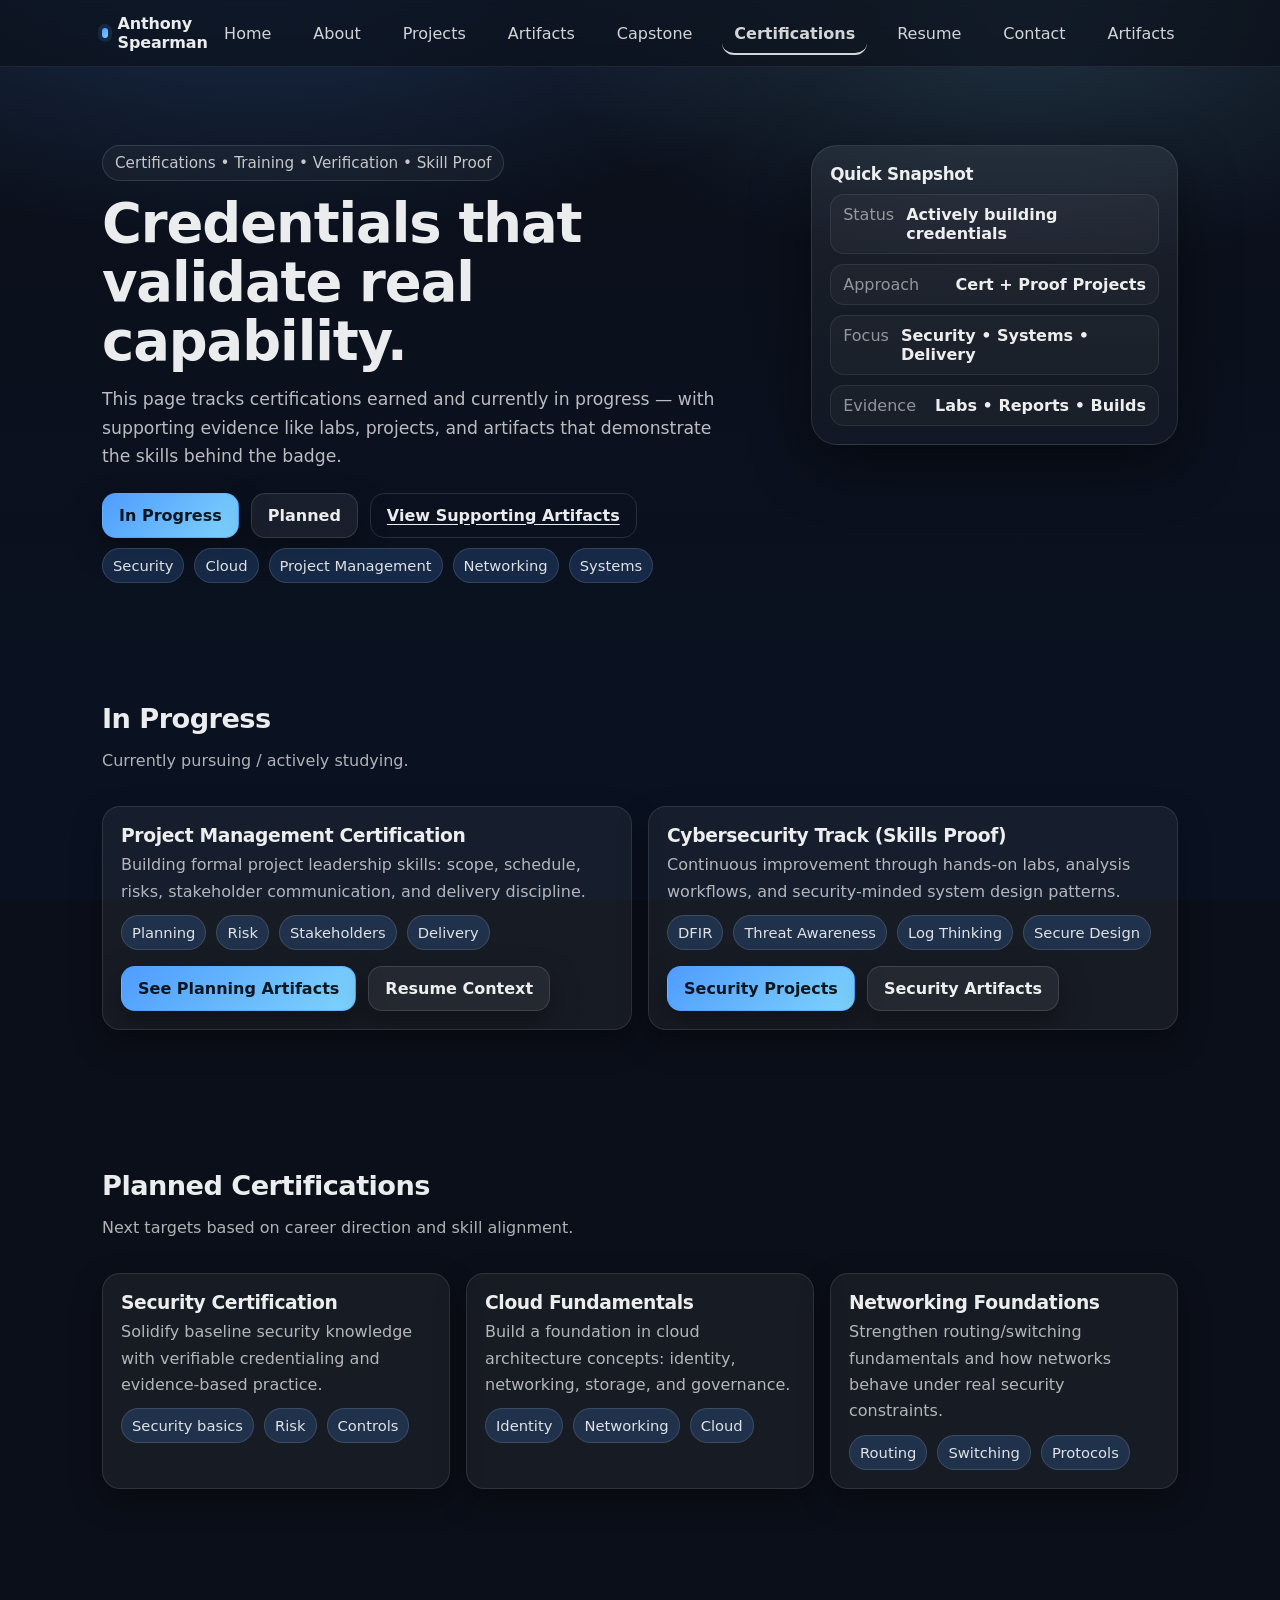
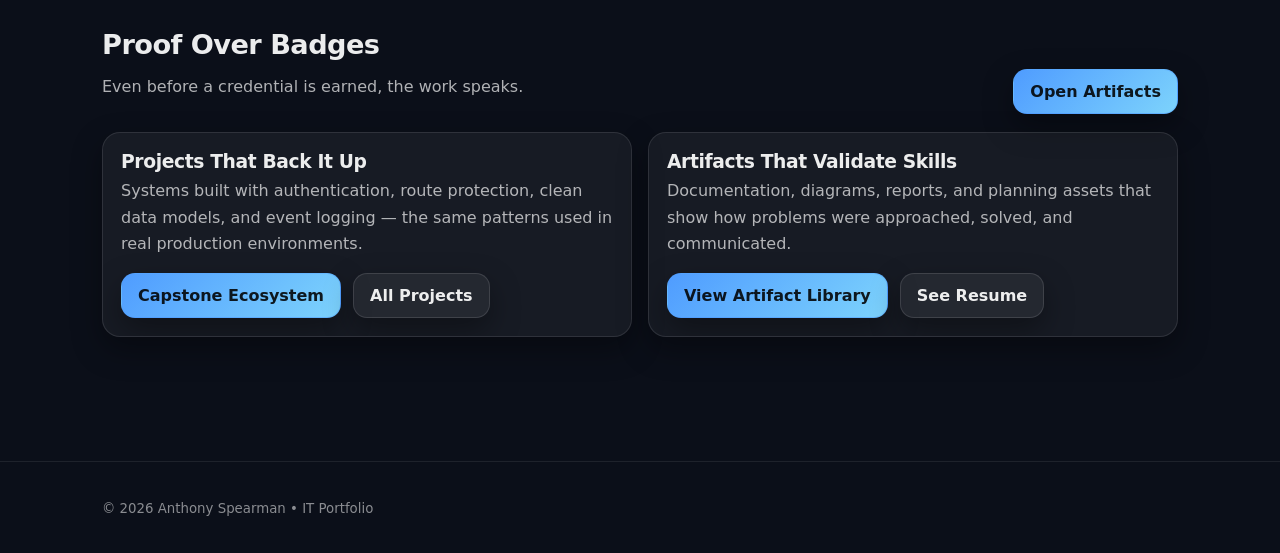
<file: certifications.html>
<!DOCTYPE html>
<html lang="en">
<head>
  <meta charset="UTF-8" />
  <meta name="viewport" content="width=device-width, initial-scale=1.0"/>
  <title>Certifications | Anthony Spearman</title>
  <link rel="stylesheet" href="css/styles.css"/>
</head>

<body>
  <div class="scrollbar" aria-hidden="true"></div>

<nav>
  <div class="container navwrap">
    <div class="logo">
  <span class="logo-dot"></span>
  <a href="index.html" aria-label="Home">Anthony Spearman</a>
</div>

<button class="navbtn" id="navbtn" aria-label="Open menu">
  <span class="bar"></span>
  <span class="bar"></span>
  <span class="bar"></span>
</button>

    <ul class="navlinks">
      <li><a href="index.html">Home</a></li>
      <li><a href="about.html">About</a></li>
      <li><a href="projects.html">Projects</a></li>
      <li><a href="artifacts.html">Artifacts</a></li>
      <li><a href="capstone.html">Capstone</a></li>
      <li><a class="active" href="certifications.html">Certifications</a></li>
      <li><a href="resume.html">Resume</a></li>
      <li><a href="contact.html">Contact</a></li>
      <li><a href="artifacts.html">Artifacts</a></li>
    </ul>
  </div>
</nav>

<header class="hero small-hero">
  <div class="container hero-grid">
    <div class="reveal">
      <div class="kicker">
        Certifications • Training • Verification • Skill Proof
      </div>

      <h1>Credentials that validate real capability.</h1>

      <p class="subtitle">
        This page tracks certifications earned and currently in progress — with supporting evidence
        like labs, projects, and artifacts that demonstrate the skills behind the badge.
      </p>

      <div class="cta">
        <a class="btn primary" href="#in-progress">In Progress</a>
        <a class="btn" href="#planned">Planned</a>
        <a class="btn ghost under" href="artifacts.html">View Supporting Artifacts</a>
      </div>

      <div class="badges">
        <span class="badge">Security</span>
        <span class="badge">Cloud</span>
        <span class="badge">Project Management</span>
        <span class="badge">Networking</span>
        <span class="badge">Systems</span>
      </div>
    </div>

    <aside class="hero-card reveal">
      <h3>Quick Snapshot</h3>
      <div class="meta">
        <div class="meta-row"><span>Status</span><b>Actively building credentials</b></div>
        <div class="meta-row"><span>Approach</span><b>Cert + Proof Projects</b></div>
        <div class="meta-row"><span>Focus</span><b>Security • Systems • Delivery</b></div>
        <div class="meta-row"><span>Evidence</span><b>Labs • Reports • Builds</b></div>
      </div>
    </aside>
  </div>
</header>

<section class="section" id="in-progress">
  <div class="container">
    <div class="head reveal">
      <div>
        <h2>In Progress</h2>
        <p>Currently pursuing / actively studying.</p>
      </div>
    </div>

    <div class="grid cols-2">
      <div class="card reveal">
        <h3>Project Management Certification</h3>
        <p>
          Building formal project leadership skills: scope, schedule, risks, stakeholder communication,
          and delivery discipline.
        </p>

        <div class="badges">
          <span class="badge">Planning</span>
          <span class="badge">Risk</span>
          <span class="badge">Stakeholders</span>
          <span class="badge">Delivery</span>
        </div>

        <div class="cta" style="margin-top:1rem;">
          <a class="btn primary" href="artifacts.html">See Planning Artifacts</a>
          <a class="btn" href="resume.html">Resume Context</a>
        </div>
      </div>

      <div class="card reveal">
        <h3>Cybersecurity Track (Skills Proof)</h3>
        <p>
          Continuous improvement through hands-on labs, analysis workflows, and security-minded
          system design patterns.
        </p>

        <div class="badges">
          <span class="badge">DFIR</span>
          <span class="badge">Threat Awareness</span>
          <span class="badge">Log Thinking</span>
          <span class="badge">Secure Design</span>
        </div>

        <div class="cta" style="margin-top:1rem;">
          <a class="btn primary" href="projects.html">Security Projects</a>
          <a class="btn" href="artifacts.html">Security Artifacts</a>
        </div>
      </div>
    </div>
  </div>
</section>

<section class="section compact" id="planned">
  <div class="container">
    <div class="head reveal">
      <div>
        <h2>Planned Certifications</h2>
        <p>Next targets based on career direction and skill alignment.</p>
      </div>
    </div>

    <div class="grid cols-3">
      <div class="card reveal">
        <h3>Security Certification</h3>
        <p>
          Solidify baseline security knowledge with verifiable credentialing and evidence-based practice.
        </p>
        <div class="badges">
          <span class="badge">Security basics</span>
          <span class="badge">Risk</span>
          <span class="badge">Controls</span>
        </div>
      </div>

      <div class="card reveal">
        <h3>Cloud Fundamentals</h3>
        <p>
          Build a foundation in cloud architecture concepts: identity, networking, storage, and governance.
        </p>
        <div class="badges">
          <span class="badge">Identity</span>
          <span class="badge">Networking</span>
          <span class="badge">Cloud</span>
        </div>
      </div>

      <div class="card reveal">
        <h3>Networking Foundations</h3>
        <p>
          Strengthen routing/switching fundamentals and how networks behave under real security constraints.
        </p>
        <div class="badges">
          <span class="badge">Routing</span>
          <span class="badge">Switching</span>
          <span class="badge">Protocols</span>
        </div>
      </div>
    </div>
  </div>
</section>

<section class="section" id="proof">
  <div class="container">
    <div class="head reveal">
      <div>
        <h2>Proof Over Badges</h2>
        <p>Even before a credential is earned, the work speaks.</p>
      </div>
      <a class="btn primary" href="artifacts.html">Open Artifacts</a>
    </div>

    <div class="grid cols-2">
      <div class="card reveal">
        <h3>Projects That Back It Up</h3>
        <p>
          Systems built with authentication, route protection, clean data models, and event logging —
          the same patterns used in real production environments.
        </p>
        <div class="cta" style="margin-top:1rem;">
          <a class="btn primary" href="capstone.html">Capstone Ecosystem</a>
          <a class="btn" href="projects.html">All Projects</a>
        </div>
      </div>

      <div class="card reveal">
        <h3>Artifacts That Validate Skills</h3>
        <p>
          Documentation, diagrams, reports, and planning assets that show how problems were approached,
          solved, and communicated.
        </p>
        <div class="cta" style="margin-top:1rem;">
          <a class="btn primary" href="artifacts.html">View Artifact Library</a>
          <a class="btn" href="resume.html">See Resume</a>
        </div>
      </div>
    </div>
  </div>
</section>

<footer>
  <div class="container">
    <small>© 2026 Anthony Spearman • IT Portfolio</small>
  </div>
</footer>

<script src="js/main.js"></script>
</body>
</html>
</file>
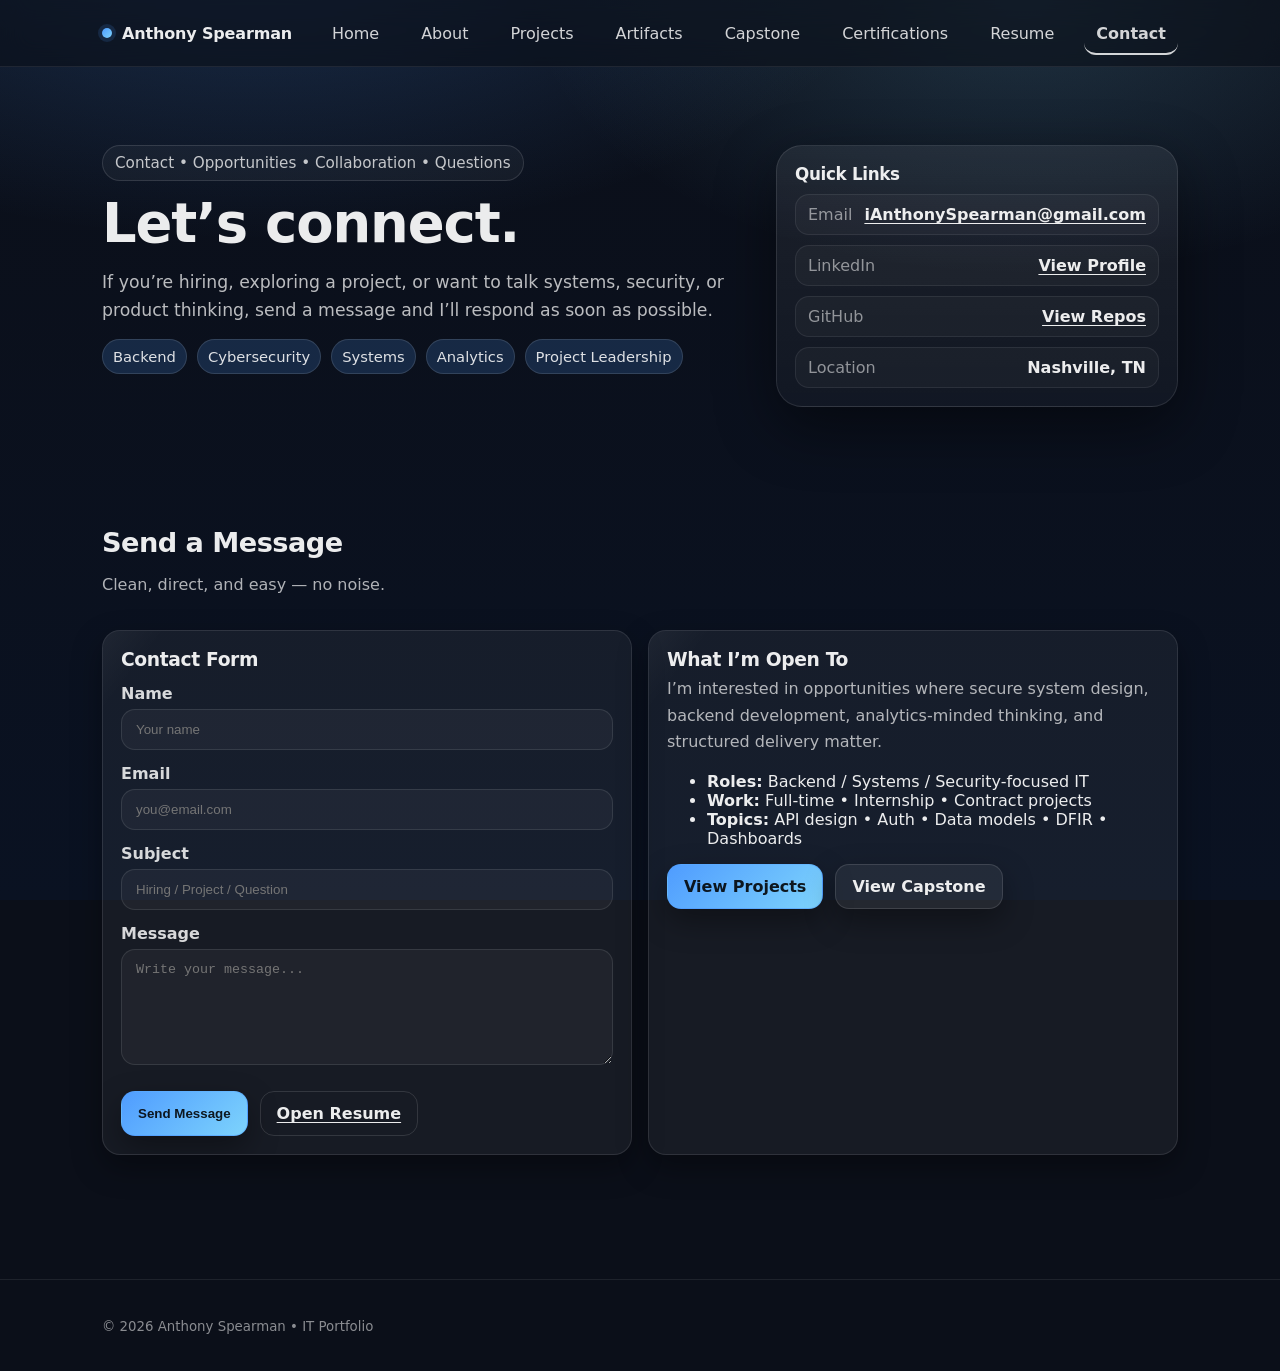
<file: contact.html>
<!DOCTYPE html>
<html lang="en">
<head>
  <meta charset="UTF-8" />
  <meta name="viewport" content="width=device-width, initial-scale=1.0"/>
  <title>Contact | Anthony Spearman</title>
  <link rel="stylesheet" href="css/styles.css"/>
</head>

<body>
  <div class="scrollbar" aria-hidden="true"></div>
<nav>
  <div class="container navwrap">
    <div class="logo">
  <span class="logo-dot"></span>
  <a href="index.html" aria-label="Home">Anthony Spearman</a>
</div>

<button class="navbtn" id="navbtn" aria-label="Open menu">
  <span class="bar"></span>
  <span class="bar"></span>
  <span class="bar"></span>
</button>

    <ul class="navlinks">
      <li><a href="index.html">Home</a></li>
      <li><a href="about.html">About</a></li>
      <li><a href="projects.html">Projects</a></li>
      <li><a href="artifacts.html">Artifacts</a></li>
      <li><a href="capstone.html">Capstone</a></li>
      <li><a href="certifications.html">Certifications</a></li>
      <li><a href="resume.html">Resume</a></li>
      <li><a class="active" href="contact.html">Contact</a></li>
    </ul>
  </div>
</nav>

<header class="hero small-hero">
  <div class="container hero-grid">
    <div class="reveal">
      <div class="kicker">
        Contact • Opportunities • Collaboration • Questions
      </div>

      <h1>Let’s connect.</h1>

      <p class="subtitle">
        If you’re hiring, exploring a project, or want to talk systems, security, or product thinking,
        send a message and I’ll respond as soon as possible.
      </p>

      <div class="badges">
        <span class="badge">Backend</span>
        <span class="badge">Cybersecurity</span>
        <span class="badge">Systems</span>
        <span class="badge">Analytics</span>
        <span class="badge">Project Leadership</span>
      </div>
    </div>

    <aside class="hero-card reveal">
      <h3>Quick Links</h3>
      <div class="meta">
        <!-- Replace # with your real URLs when ready -->
        <div class="meta-row"><span>Email</span><b><a class="under" href="mailto:iAnthonySpearman@gmail.com">iAnthonySpearman@gmail.com</a></b></div>
        <div class="meta-row"><span>LinkedIn</span><b><a class="under" href="#" target="_blank" rel="noopener">View Profile</a></b></div>
        <div class="meta-row"><span>GitHub</span><b><a class="under" href="#" target="_blank" rel="noopener">View Repos</a></b></div>
        <div class="meta-row"><span>Location</span><b>Nashville, TN</b></div>
      </div>
    </aside>
  </div>
</header>

<section class="section">
  <div class="container">
    <div class="head reveal">
      <div>
        <h2>Send a Message</h2>
        <p>Clean, direct, and easy — no noise.</p>
      </div>
    </div>

    <div class="grid cols-2">
      <div class="card reveal">
        <h3>Contact Form</h3>

        <!--
          NOTE:
          - This form is front-end only. It uses "mailto:" so it works on static hosting.
          - If you later add a backend, swap action="" and method="POST" to your endpoint.
        -->
        <form class="form" action="mailto:yourname@email.com" method="post" enctype="text/plain">
          <div class="field">
            <label for="name">Name</label>
            <input id="name" name="name" type="text" placeholder="Your name" required />
          </div>

          <div class="field">
            <label for="email">Email</label>
            <input id="email" name="email" type="email" placeholder="you@email.com" required />
          </div>

          <div class="field">
            <label for="subject">Subject</label>
            <input id="subject" name="subject" type="text" placeholder="Hiring / Project / Question" required />
          </div>

          <div class="field">
            <label for="message">Message</label>
            <textarea id="message" name="message" rows="6" placeholder="Write your message..." required></textarea>
          </div>

          <div class="cta">
            <button class="btn primary" type="submit">Send Message</button>
            <a class="btn ghost under" href="resume.html">Open Resume</a>
          </div>
        </form>
      </div>

      <div class="card reveal">
        <h3>What I’m Open To</h3>
        <p>
          I’m interested in opportunities where secure system design, backend development,
          analytics-minded thinking, and structured delivery matter.
        </p>

        <ul class="list" style="margin-top:1rem;">
          <li><b>Roles:</b> Backend / Systems / Security-focused IT</li>
          <li><b>Work:</b> Full-time • Internship • Contract projects</li>
          <li><b>Topics:</b> API design • Auth • Data models • DFIR • Dashboards</li>
        </ul>

        <div class="cta" style="margin-top:1rem;">
          <a class="btn primary" href="projects.html">View Projects</a>
          <a class="btn" href="capstone.html">View Capstone</a>
        </div>
      </div>
    </div>
  </div>
</section>

<footer>
  <div class="container">
    <small>© 2026 Anthony Spearman • IT Portfolio</small>
  </div>
</footer>

<script src="js/main.js"></script>
</body>
</html>
</file>
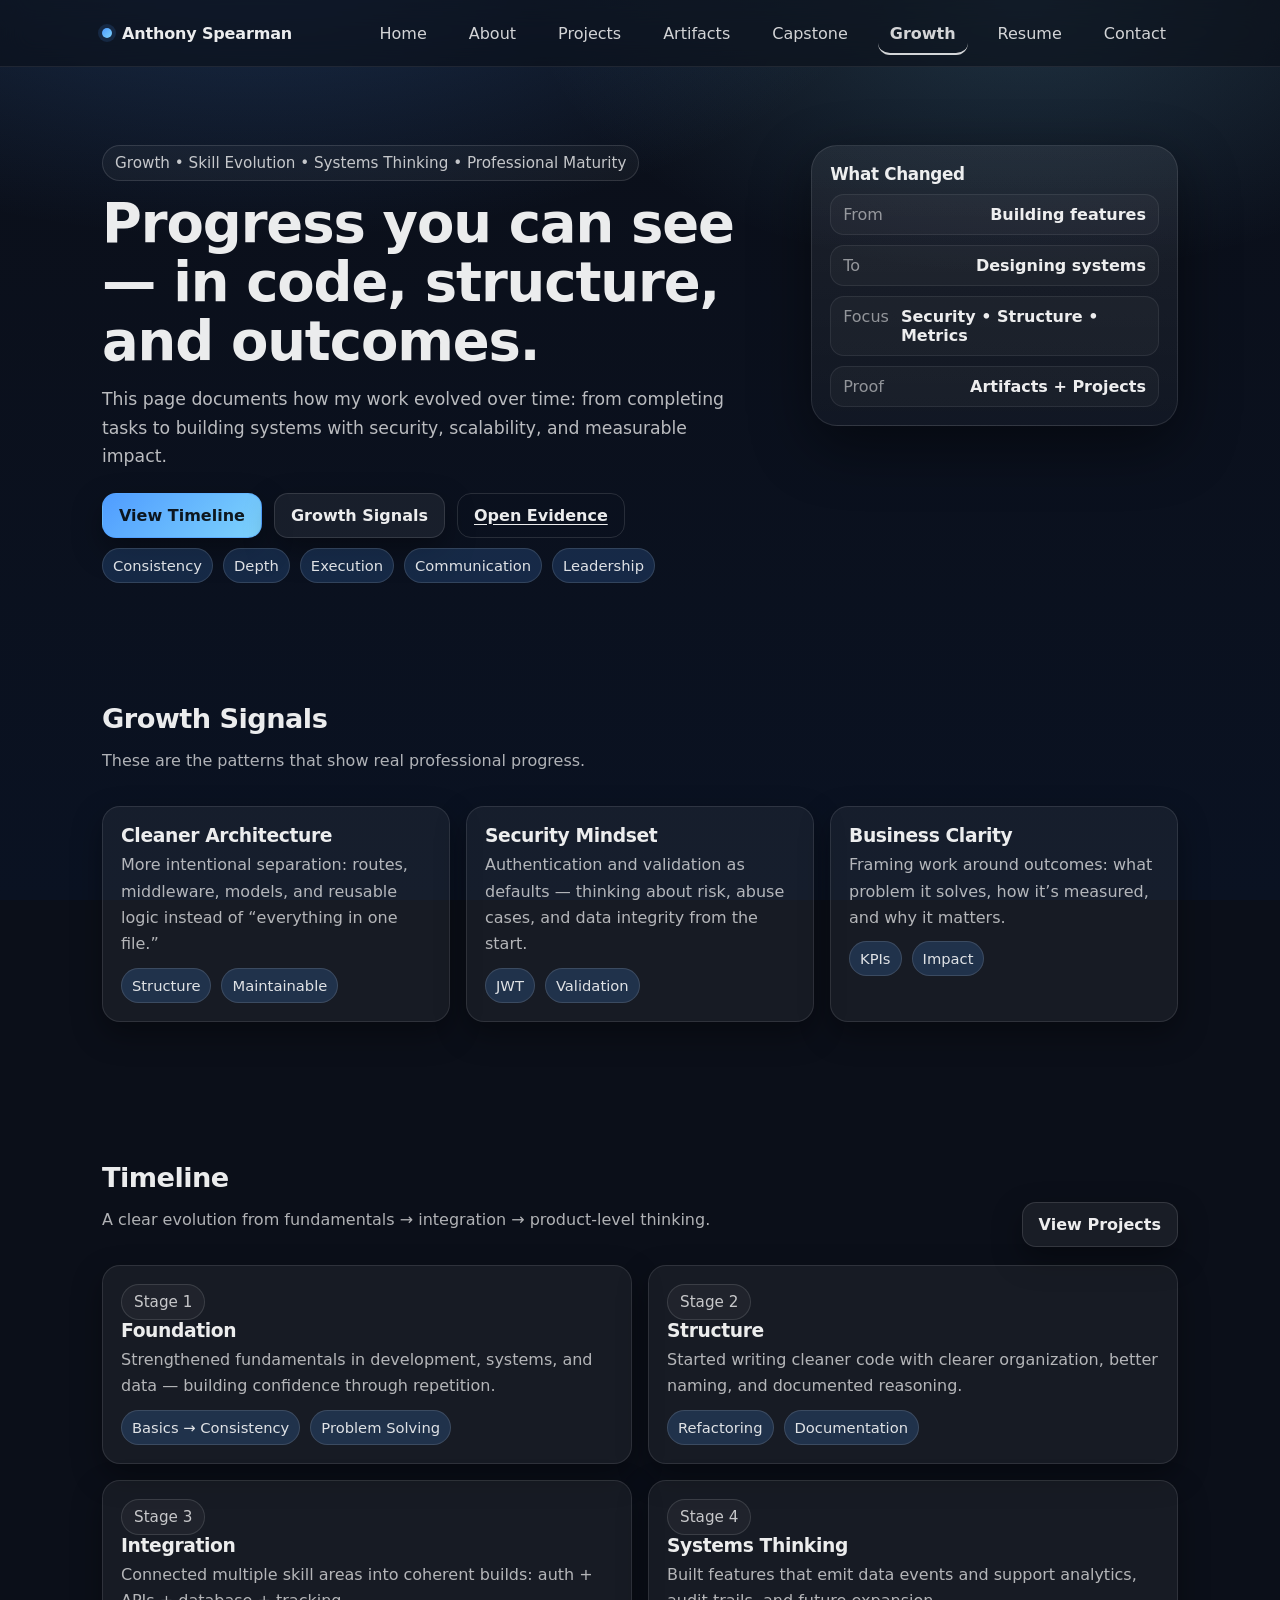
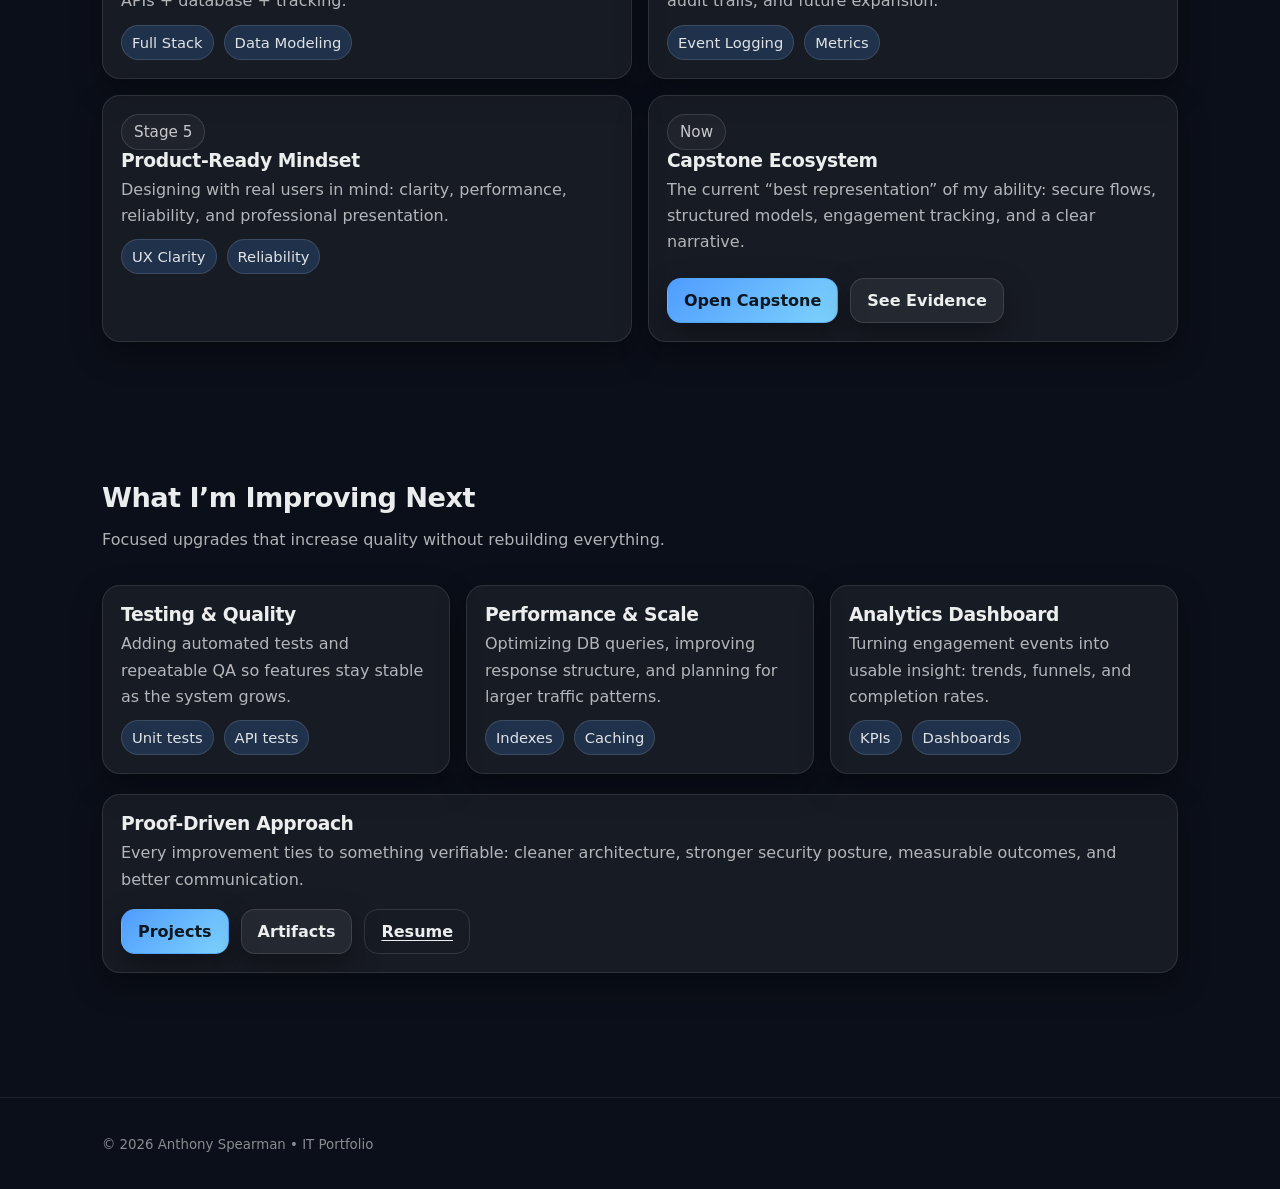
<file: growth.html>
<!DOCTYPE html>
<html lang="en">
<head>
  <meta charset="UTF-8" />
  <meta name="viewport" content="width=device-width, initial-scale=1.0"/>
  <title>Growth | Anthony Spearman</title>
  <link rel="stylesheet" href="css/styles.css"/>
</head>

<body>
  <div class="scrollbar" aria-hidden="true"></div>
<nav>
  <div class="container navwrap">
    <div class="logo">
  <span class="logo-dot"></span>
  <a href="index.html" aria-label="Home">Anthony Spearman</a>
</div>

<button class="navbtn" id="navbtn" aria-label="Open menu">
  <span class="bar"></span>
  <span class="bar"></span>
  <span class="bar"></span>
</button>

    <ul class="navlinks">
      <li><a href="index.html">Home</a></li>
      <li><a href="about.html">About</a></li>
      <li><a href="projects.html">Projects</a></li>
      <li><a href="artifacts.html">Artifacts</a></li>
      <li><a href="capstone.html">Capstone</a></li>
      <li><a class="active" href="growth.html">Growth</a></li>
      <li><a href="resume.html">Resume</a></li>
      <li><a href="contact.html">Contact</a></li>
    </ul>
  </div>
</nav>

<header class="hero small-hero">
  <div class="container hero-grid">
    <div class="reveal">
      <div class="kicker">
        Growth • Skill Evolution • Systems Thinking • Professional Maturity
      </div>

      <h1>Progress you can see — in code, structure, and outcomes.</h1>

      <p class="subtitle">
        This page documents how my work evolved over time: from completing tasks
        to building systems with security, scalability, and measurable impact.
      </p>

      <div class="cta">
        <a class="btn primary" href="#timeline">View Timeline</a>
        <a class="btn" href="#signals">Growth Signals</a>
        <a class="btn ghost under" href="artifacts.html">Open Evidence</a>
      </div>

      <div class="badges">
        <span class="badge">Consistency</span>
        <span class="badge">Depth</span>
        <span class="badge">Execution</span>
        <span class="badge">Communication</span>
        <span class="badge">Leadership</span>
      </div>
    </div>

    <aside class="hero-card reveal">
      <h3>What Changed</h3>
      <div class="meta">
        <div class="meta-row"><span>From</span><b>Building features</b></div>
        <div class="meta-row"><span>To</span><b>Designing systems</b></div>
        <div class="meta-row"><span>Focus</span><b>Security • Structure • Metrics</b></div>
        <div class="meta-row"><span>Proof</span><b>Artifacts + Projects</b></div>
      </div>
    </aside>
  </div>
</header>

<section class="section" id="signals">
  <div class="container">
    <div class="head reveal">
      <div>
        <h2>Growth Signals</h2>
        <p>These are the patterns that show real professional progress.</p>
      </div>
    </div>

    <div class="grid cols-3">
      <div class="card reveal">
        <h3>Cleaner Architecture</h3>
        <p>
          More intentional separation: routes, middleware, models, and reusable logic
          instead of “everything in one file.”
        </p>
        <div class="badges">
          <span class="badge">Structure</span>
          <span class="badge">Maintainable</span>
        </div>
      </div>

      <div class="card reveal">
        <h3>Security Mindset</h3>
        <p>
          Authentication and validation as defaults — thinking about risk, abuse cases,
          and data integrity from the start.
        </p>
        <div class="badges">
          <span class="badge">JWT</span>
          <span class="badge">Validation</span>
        </div>
      </div>

      <div class="card reveal">
        <h3>Business Clarity</h3>
        <p>
          Framing work around outcomes: what problem it solves, how it’s measured,
          and why it matters.
        </p>
        <div class="badges">
          <span class="badge">KPIs</span>
          <span class="badge">Impact</span>
        </div>
      </div>
    </div>
  </div>
</section>

<section class="section compact" id="timeline">
  <div class="container">
    <div class="head reveal">
      <div>
        <h2>Timeline</h2>
        <p>A clear evolution from fundamentals → integration → product-level thinking.</p>
      </div>
      <a class="btn" href="projects.html">View Projects</a>
    </div>

    <div class="grid cols-2">
      <div class="card reveal">
        <div class="kicker">Stage 1</div>
        <h3>Foundation</h3>
        <p>
          Strengthened fundamentals in development, systems, and data — building confidence through repetition.
        </p>
        <div class="badges">
          <span class="badge">Basics → Consistency</span>
          <span class="badge">Problem Solving</span>
        </div>
      </div>

      <div class="card reveal">
        <div class="kicker">Stage 2</div>
        <h3>Structure</h3>
        <p>
          Started writing cleaner code with clearer organization, better naming, and documented reasoning.
        </p>
        <div class="badges">
          <span class="badge">Refactoring</span>
          <span class="badge">Documentation</span>
        </div>
      </div>

      <div class="card reveal">
        <div class="kicker">Stage 3</div>
        <h3>Integration</h3>
        <p>
          Connected multiple skill areas into coherent builds: auth + APIs + database + tracking.
        </p>
        <div class="badges">
          <span class="badge">Full Stack</span>
          <span class="badge">Data Modeling</span>
        </div>
      </div>

      <div class="card reveal">
        <div class="kicker">Stage 4</div>
        <h3>Systems Thinking</h3>
        <p>
          Built features that emit data events and support analytics, audit trails, and future expansion.
        </p>
        <div class="badges">
          <span class="badge">Event Logging</span>
          <span class="badge">Metrics</span>
        </div>
      </div>

      <div class="card reveal">
        <div class="kicker">Stage 5</div>
        <h3>Product-Ready Mindset</h3>
        <p>
          Designing with real users in mind: clarity, performance, reliability, and professional presentation.
        </p>
        <div class="badges">
          <span class="badge">UX Clarity</span>
          <span class="badge">Reliability</span>
        </div>
      </div>

      <div class="card reveal">
        <div class="kicker">Now</div>
        <h3>Capstone Ecosystem</h3>
        <p>
          The current “best representation” of my ability: secure flows, structured models, engagement tracking,
          and a clear narrative.
        </p>
        <div class="cta">
          <a class="btn primary" href="capstone.html">Open Capstone</a>
          <a class="btn" href="artifacts.html">See Evidence</a>
        </div>
      </div>
    </div>
  </div>
</section>

<section class="section">
  <div class="container">
    <div class="head reveal">
      <div>
        <h2>What I’m Improving Next</h2>
        <p>Focused upgrades that increase quality without rebuilding everything.</p>
      </div>
    </div>

    <div class="grid cols-3">
      <div class="card reveal">
        <h3>Testing & Quality</h3>
        <p>Adding automated tests and repeatable QA so features stay stable as the system grows.</p>
        <div class="badges">
          <span class="badge">Unit tests</span>
          <span class="badge">API tests</span>
        </div>
      </div>

      <div class="card reveal">
        <h3>Performance & Scale</h3>
        <p>Optimizing DB queries, improving response structure, and planning for larger traffic patterns.</p>
        <div class="badges">
          <span class="badge">Indexes</span>
          <span class="badge">Caching</span>
        </div>
      </div>

      <div class="card reveal">
        <h3>Analytics Dashboard</h3>
        <p>Turning engagement events into usable insight: trends, funnels, and completion rates.</p>
        <div class="badges">
          <span class="badge">KPIs</span>
          <span class="badge">Dashboards</span>
        </div>
      </div>
    </div>

    <div class="card reveal" style="margin-top:1.25rem;">
      <h3>Proof-Driven Approach</h3>
      <p>
        Every improvement ties to something verifiable: cleaner architecture, stronger security posture,
        measurable outcomes, and better communication.
      </p>
      <div class="cta" style="margin-top:1rem;">
        <a class="btn primary" href="projects.html">Projects</a>
        <a class="btn" href="artifacts.html">Artifacts</a>
        <a class="btn ghost under" href="resume.html">Resume</a>
      </div>
    </div>
  </div>
</section>

<footer>
  <div class="container">
    <small>© 2026 Anthony Spearman • IT Portfolio</small>
  </div>
</footer>

<script src="js/main.js"></script>
</body>
</html>
</file>
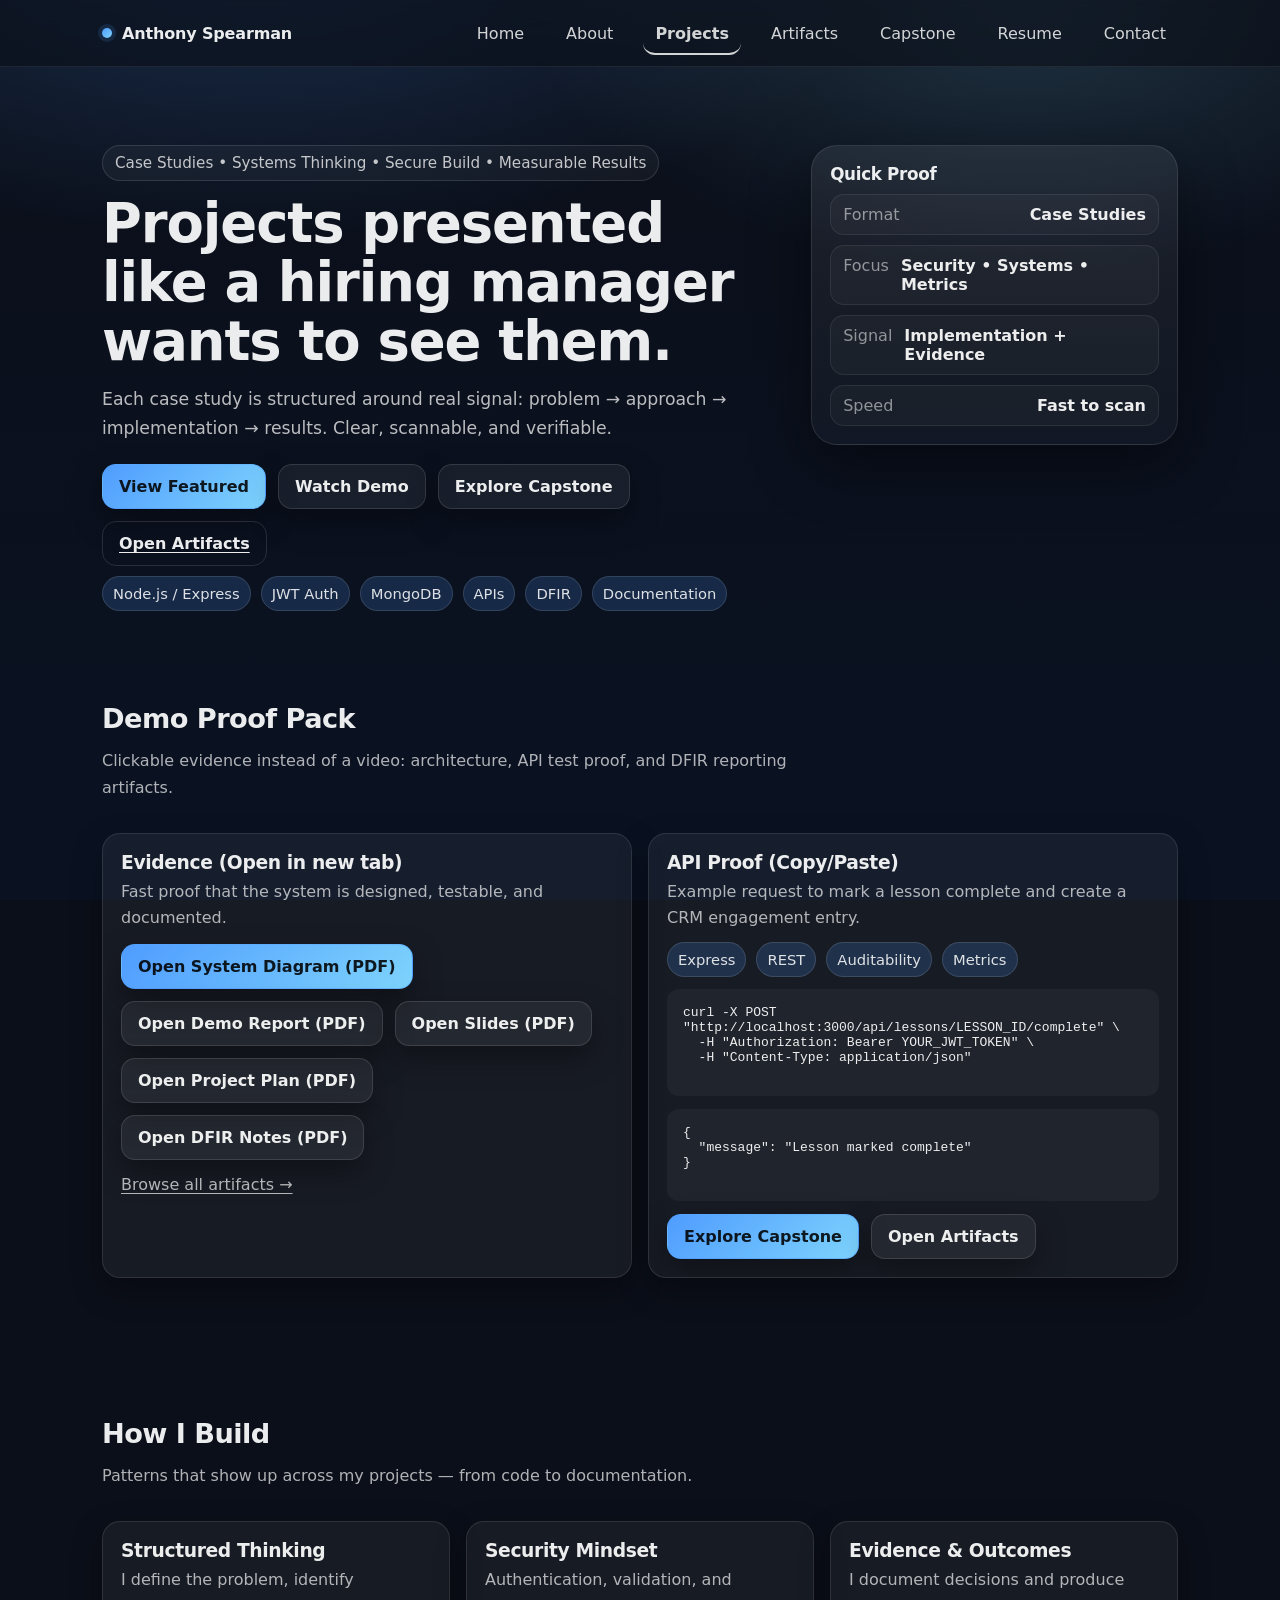
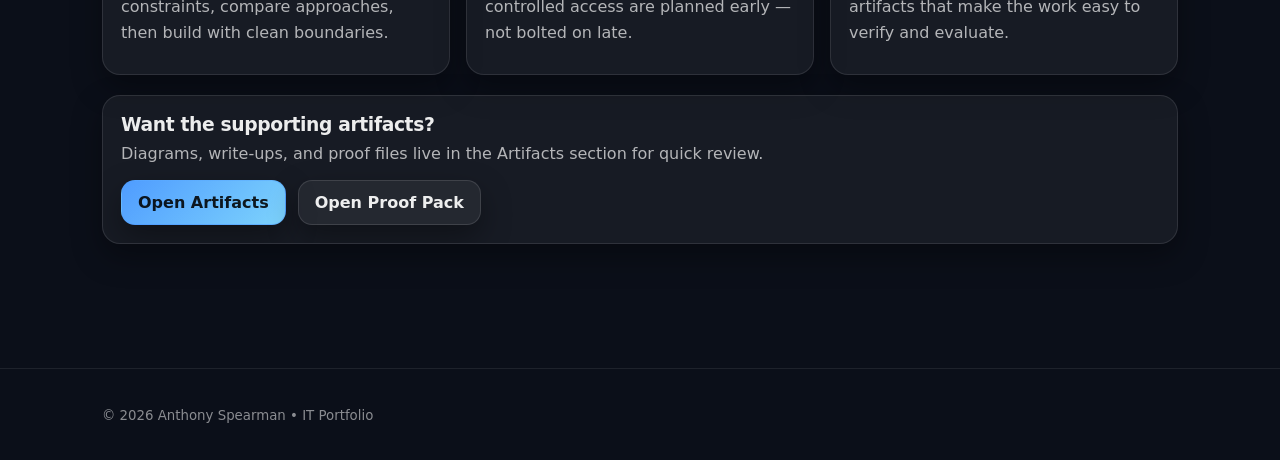
<file: projects.html>
<!DOCTYPE html>
<html lang="en">
<head>
  <meta charset="UTF-8" />
  <meta name="viewport" content="width=device-width, initial-scale=1.0"/>
  <title>Projects | Anthony Spearman</title>
  <link rel="stylesheet" href="css/styles.css"/>
</head>

<body>
  <div class="scrollbar" aria-hidden="true"></div>
<nav>
  <div class="container navwrap">
    <div class="logo">
  <span class="logo-dot"></span>
  <a href="index.html" aria-label="Home">Anthony Spearman</a>
</div>

<button class="navbtn" id="navbtn" aria-label="Open menu">
  <span class="bar"></span>
  <span class="bar"></span>
  <span class="bar"></span>
</button>

    <ul class="navlinks">
      <li><a href="index.html">Home</a></li>
      <li><a href="about.html">About</a></li>
      <li><a class="active" href="projects.html">Projects</a></li>
      <li><a href="artifacts.html">Artifacts</a></li>
      <li><a href="capstone.html">Capstone</a></li>
      <li><a href="resume.html">Resume</a></li>
      <li><a href="contact.html">Contact</a></li>
    </ul>
  </div>
</nav>

<header class="hero small-hero">
  <div class="container hero-grid">
    <div class="reveal">
      <div class="kicker">
        Case Studies • Systems Thinking • Secure Build • Measurable Results
      </div>

      <h1>Projects presented like a hiring manager wants to see them.</h1>

      <p class="subtitle">
        Each case study is structured around real signal:
        problem → approach → implementation → results. Clear, scannable, and verifiable.
      </p>

      <div class="cta">
        <a class="btn primary" href="#featured">View Featured</a>
        <a class="btn" href="#demo">Watch Demo</a>
        <a class="btn" href="capstone.html">Explore Capstone</a>
        <a class="btn ghost under" href="artifacts.html">Open Artifacts</a>
      </div>

      <div class="badges">
        <span class="badge">Node.js / Express</span>
        <span class="badge">JWT Auth</span>
        <span class="badge">MongoDB</span>
        <span class="badge">APIs</span>
        <span class="badge">DFIR</span>
        <span class="badge">Documentation</span>
      </div>
    </div>

    <aside class="hero-card reveal">
      <h3>Quick Proof</h3>
      <div class="meta">
        <div class="meta-row"><span>Format</span><b>Case Studies</b></div>
        <div class="meta-row"><span>Focus</span><b>Security • Systems • Metrics</b></div>
        <div class="meta-row"><span>Signal</span><b>Implementation + Evidence</b></div>
        <div class="meta-row"><span>Speed</span><b>Fast to scan</b></div>
      </div>
    </aside>
  </div>
</header>

<!-- ✅ REPLACE the entire <section id="demo"> ... </section> block with THIS (no video needed) -->
<section class="section compact" id="demo">
  <div class="container">
    <div class="head reveal">
      <div>
        <h2>Demo Proof Pack</h2>
        <p>Clickable evidence instead of a video: architecture, API test proof, and DFIR reporting artifacts.</p>
      </div>
    </div>

    <div class="grid cols-2">
      <!-- Left: Proof links -->
      <div class="card reveal">
        <h3>Evidence (Open in new tab)</h3>
        <p>Fast proof that the system is designed, testable, and documented.</p>

        <div class="cta" style="margin-top:.75rem; flex-wrap: wrap;">
          <a class="btn primary" href="assets/docs/System_Diagram_Architecture_Overview.pdf" target="_blank" rel="noopener">
            Open System Diagram (PDF)
          </a>
          <a class="btn" href="assets/docs/Technical_Demonstration_Report_Anthony_Spearman.pdf" target="_blank" rel="noopener">
            Open Demo Report (PDF)
          </a>
          <a class="btn" href="assets/docs/Technical_Demonstration_Presentation_Anthony_Spearman.pdf" target="_blank" rel="noopener">
            Open Slides (PDF)
          </a>
          <a class="btn" href="assets/docs/Project_Plan_Timeline.pdf" target="_blank" rel="noopener">
            Open Project Plan (PDF)
          </a>
          <a class="btn" href="assets/docs/Security_DFIR_Notes.pdf" target="_blank" rel="noopener">
            Open DFIR Notes (PDF)
          </a>
        </div>

        <p style="margin-top:.75rem;">
          <a class="under" href="artifacts.html">Browse all artifacts →</a>
        </p>
      </div>

      <!-- Right: “Live” proof without video -->
      <div class="card reveal">
        <h3>API Proof (Copy/Paste)</h3>
        <p>Example request to mark a lesson complete and create a CRM engagement entry.</p>

        <div class="badges">
          <span class="badge">Express</span>
          <span class="badge">REST</span>
          <span class="badge">Auditability</span>
          <span class="badge">Metrics</span>
        </div>

        <pre style="margin-top:.75rem; overflow:auto; padding:1rem; border-radius:12px; background: rgba(255,255,255,.04);">
curl -X POST "http://localhost:3000/api/lessons/LESSON_ID/complete" \
  -H "Authorization: Bearer YOUR_JWT_TOKEN" \
  -H "Content-Type: application/json"
        </pre>

        <pre style="margin-top:.75rem; overflow:auto; padding:1rem; border-radius:12px; background: rgba(255,255,255,.04);">
{
  "message": "Lesson marked complete"
}
        </pre>

        <div class="cta" style="margin-top:.75rem;">
          <a class="btn primary" href="capstone.html">Explore Capstone</a>
          <a class="btn" href="artifacts.html">Open Artifacts</a>
        </div>
      </div>
    </div>
  </div>
</section>
<section class="section">
  <div class="container">
    <div class="head reveal">
      <div>
        <h2>How I Build</h2>
        <p>Patterns that show up across my projects — from code to documentation.</p>
      </div>
    </div>

    <div class="grid cols-3">
      <div class="card reveal">
        <h3>Structured Thinking</h3>
        <p>
          I define the problem, identify constraints, compare approaches, then build with clean boundaries.
        </p>
      </div>

      <div class="card reveal">
        <h3>Security Mindset</h3>
        <p>
          Authentication, validation, and controlled access are planned early — not bolted on late.
        </p>
      </div>

      <div class="card reveal">
        <h3>Evidence & Outcomes</h3>
        <p>
          I document decisions and produce artifacts that make the work easy to verify and evaluate.
        </p>
      </div>
    </div>

    <div class="card reveal" style="margin-top: 1.25rem;">
      <h3>Want the supporting artifacts?</h3>
      <p>
        Diagrams, write-ups, and proof files live in the Artifacts section for quick review.
      </p>
      <div class="cta" style="margin-top: .75rem;">
        <a class="btn primary" href="artifacts.html">Open Artifacts</a>
      <!-- ✅ OPTIONAL: Add this button into your hero CTA on projects.html -->
<a class="btn" href="#demo">Open Proof Pack</a>
      </div>
    </div>
  </div>
</section>

<footer>
  <div class="container">
    <small>© 2026 Anthony Spearman • IT Portfolio</small>
  </div>
</footer>

<script src="js/main.js"></script>
</body>
</html>
</file>
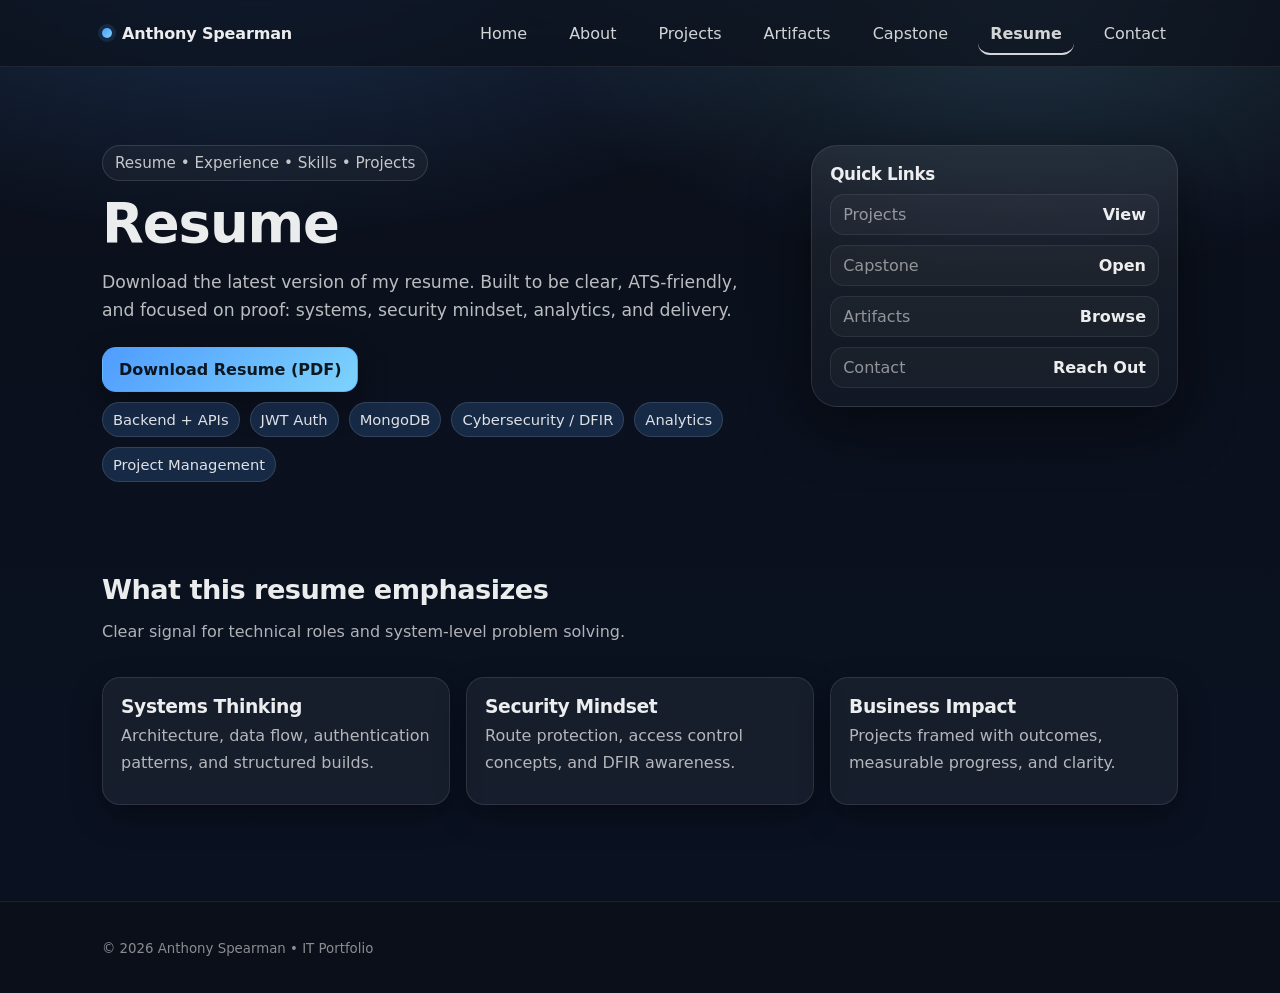
<file: resume.html>
<!DOCTYPE html>
<html lang="en">
<head>
  <meta charset="UTF-8" />
  <meta name="viewport" content="width=device-width, initial-scale=1.0"/>
  <title>Resume | Anthony Spearman</title>
  <link rel="stylesheet" href="css/styles.css"/>
</head>

<body>
  <div class="scrollbar" aria-hidden="true"></div>

<nav>
  <div class="container navwrap">
    <div class="logo">
  <span class="logo-dot"></span>
  <a href="index.html" aria-label="Home">Anthony Spearman</a>
</div>

<button class="navbtn" id="navbtn" aria-label="Open menu">
  <span class="bar"></span>
  <span class="bar"></span>
  <span class="bar"></span>
</button>

    <ul class="navlinks">
      <li><a href="index.html">Home</a></li>
      <li><a href="about.html">About</a></li>
      <li><a href="projects.html">Projects</a></li>
      <li><a href="artifacts.html">Artifacts</a></li>
      <li><a href="capstone.html">Capstone</a></li>
      <li><a class="active" href="resume.html">Resume</a></li>
      <li><a href="contact.html">Contact</a></li>
    </ul>
  </div>
</nav>

<header class="hero small-hero">
  <div class="container hero-grid">
    <div class="reveal">
      <div class="kicker">
        Resume • Experience • Skills • Projects
      </div>

      <h1>Resume</h1>

      <p class="subtitle">
        Download the latest version of my resume. Built to be clear, ATS-friendly,
        and focused on proof: systems, security mindset, analytics, and delivery.
      </p>

      <div class="cta">
 <a class="btn primary"
   href="assets/docs/Anthony_Spearman_Resume.pdf"
   download>
  Download Resume (PDF)
</a>
</div>

      <div class="badges">
        <span class="badge">Backend + APIs</span>
        <span class="badge">JWT Auth</span>
        <span class="badge">MongoDB</span>
        <span class="badge">Cybersecurity / DFIR</span>
        <span class="badge">Analytics</span>
        <span class="badge">Project Management</span>
      </div>
    </div>

    <aside class="hero-card reveal">
      <h3>Quick Links</h3>
      <div class="meta">
        <div class="meta-row"><span>Projects</span><b><a href="projects.html">View</a></b></div>
        <div class="meta-row"><span>Capstone</span><b><a href="capstone.html">Open</a></b></div>
        <div class="meta-row"><span>Artifacts</span><b><a href="artifacts.html">Browse</a></b></div>
        <div class="meta-row"><span>Contact</span><b><a href="contact.html">Reach Out</a></b></div>
      </div>
    </aside>
  </div>
</header>

<section class="section compact">
  <div class="container">
    <div class="head reveal">
      <div>
        <h2>What this resume emphasizes</h2>
        <p>Clear signal for technical roles and system-level problem solving.</p>
      </div>
    </div>

    <div class="grid cols-3">
      <div class="card reveal">
        <h3>Systems Thinking</h3>
        <p>Architecture, data flow, authentication patterns, and structured builds.</p>
      </div>
      <div class="card reveal">
        <h3>Security Mindset</h3>
        <p>Route protection, access control concepts, and DFIR awareness.</p>
      </div>
      <div class="card reveal">
        <h3>Business Impact</h3>
        <p>Projects framed with outcomes, measurable progress, and clarity.</p>
      </div>
    </div>
  </div>
</section>

<footer>
  <div class="container">
    <small>© 2026 Anthony Spearman • IT Portfolio</small>
  </div>
</footer>

<script src="js/main.js"></script>
</body>
</html>
</file>
<file: css/styles.css>
/* ====== Apple-ish Design System (clean, spacious, premium) ====== */

:root{
  --bg: #0b0f19;
  --bg2:#0a1222;
  --panel: rgba(255,255,255,0.06);
  --panel2: rgba(255,255,255,0.08);
  --stroke: rgba(255,255,255,0.12);
  --text: rgba(255,255,255,0.92);
  --muted: rgba(255,255,255,0.68);
  --muted2: rgba(255,255,255,0.52);
  --accent: #4f9cff;
  --accent2:#7dd3fc;
  --shadow: 0 20px 60px rgba(0,0,0,0.45);
  --shadow2: 0 12px 30px rgba(0,0,0,0.35);
  --radius: 18px;
  --radius2: 26px;
  --max: 1120px;
    --accentProjects: #a78bfa; /* purple */
  --accentArtifacts: #22c55e; /* green */
  --accentCapstone: #f97316;  /* orange */
  --accentResume: #facc15;    /* gold */
}

/* Base */
*{ box-sizing:border-box; }
html{ scroll-behavior:smooth; }
body{
  margin:0;
  font-family: ui-sans-serif, system-ui, -apple-system, Segoe UI, Roboto, Helvetica, Arial, "Apple Color Emoji","Segoe UI Emoji";
  color: var(--text);
  background:
    radial-gradient(1200px 600px at 20% -10%, rgba(79,156,255,0.25), transparent 55%),
    radial-gradient(900px 500px at 80% 0%, rgba(125,211,252,0.18), transparent 55%),
    linear-gradient(180deg, var(--bg), var(--bg2));
  min-height:100vh;
  /* ===== Page Accent Overrides (unique colors) ===== */
body:has(a.active[href="projects.html"]) { --accent: var(--accentProjects); }
body:has(a.active[href="artifacts.html"]) { --accent: var(--accentArtifacts); }
body:has(a.active[href="capstone.html"]) { --accent: var(--accentCapstone); }
body:has(a.active[href="resume.html"]) { --accent: var(--accentResume); }
background-attachment: fixed;
position: relative;
overflow-x: hidden;
}

body::after{
  content:"";
  position: fixed;
  inset:-40px;
  pointer-events:none;
  z-index:-1;
  background:
    radial-gradient(600px 300px at 15% 20%, color-mix(in srgb, var(--accent) 26%, transparent), transparent 60%),
    radial-gradient(700px 360px at 85% 10%, rgba(125,211,252,0.16), transparent 62%),
    radial-gradient(800px 420px at 50% 90%, rgba(255,255,255,0.07), transparent 62%);
  filter: blur(14px);
  animation: auroraShift 12s ease-in-out infinite alternate;
}

body::after {
  will-change: transform;
  backface-visibility: hidden;
  transform: translateZ(0);
}

@keyframes auroraShift{
  from{ transform: translate3d(-6px, -8px, 0) scale(1); }
  to  { transform: translate3d(10px, 12px, 0) scale(1.03); }
}

/* Layout helpers */
.container{
  width:100%;
  max-width: var(--max);
  margin:0 auto;
  padding: 0 22px;
}
.section{
  padding: 84px 0;
}
.section.compact{ padding: 56px 0; }

h1,h2,h3{ margin:0 0 14px; letter-spacing:-0.02em; }
p{ margin:0 0 14px; color: var(--muted); line-height:1.65; }
small{ color: var(--muted2); }

a{ color:inherit; text-decoration:none; }
a.under{ text-decoration: underline; text-underline-offset: 3px; }

/* Nav */
nav{
  position: sticky;
  top:0;
  z-index: 50;
  background: rgba(10, 15, 25, 0.62);
  backdrop-filter: blur(14px);
  border-bottom: 1px solid rgba(255,255,255,0.08);
}
.navwrap{
  display:flex;
  align-items:center;
  justify-content:space-between;
  height: 66px;
}
.logo{
  display:flex;
  align-items:center;
  gap:10px;
  font-weight: 650;
  letter-spacing: -0.01em;
}
.logo-dot{
  width:10px; height:10px; border-radius:999px;
  background: linear-gradient(135deg, var(--accent), var(--accent2));
  box-shadow: 0 0 0 4px rgba(79,156,255,0.14);
}
.navlinks{
  list-style:none;
  display:flex;
  gap: 18px;
  margin:0; padding:0;
}
.navlinks a{
  padding: 10px 12px;
  border-radius: 12px;
  color: rgba(255,255,255,0.82);
  transition: 180ms ease;
}
.navlinks a:hover{
  background: rgba(255,255,255,0.06);
  color: rgba(255,255,255,0.96);
}

/* Hero */
.hero{
  padding: 78px 0 36px;
}
.hero-grid{
  display:grid;
  grid-template-columns: 1.3fr 0.7fr;
  gap: 28px;
  align-items: start;
}
.kicker{
  display:inline-flex;
  align-items:center;
  gap:10px;
  padding: 8px 12px;
  border: 1px solid var(--stroke);
  background: rgba(255,255,255,0.04);
  border-radius: 999px;
  color: rgba(255,255,255,0.75);
  font-size: 0.95rem;
}
.kicker b{ color: rgba(255,255,255,0.92); }
.hero h1{
  font-size: clamp(2.3rem, 4.6vw, 3.4rem);
  line-height: 1.08;
  margin-top: 14px;
}
.hero .subtitle{
  font-size: 1.08rem;
  color: rgba(255,255,255,0.72);
  max-width: 58ch;
}
.cta{
  display:flex;
  gap:12px;
  margin-top: 22px;
  flex-wrap: wrap;
}
.btn{
  display:inline-flex;
  align-items:center;
  justify-content:center;
  gap:10px;
  padding: 12px 16px;
  border-radius: 14px;
  border: 1px solid rgba(255,255,255,0.12);
  background: rgba(255,255,255,0.06);
  box-shadow: var(--shadow2);
  transition: 200ms ease;
  font-weight: 560;
}
.btn:hover{
  transform: translateY(-1px);
  background: rgba(255,255,255,0.09);
}
.btn.primary{
  border: 1px solid rgba(79,156,255,0.45);
  background: linear-gradient(135deg, var(--accent), var(--accent2));
  color: rgba(0,0,0,0.88);
}
.btn.primary:hover{
  filter: brightness(1.03);
}
.btn.ghost{
  background: transparent;
  box-shadow:none;
}
.hero-card{
  border: 1px solid rgba(255,255,255,0.10);
  background: linear-gradient(180deg, rgba(255,255,255,0.07), rgba(255,255,255,0.03));
  border-radius: var(--radius2);
  box-shadow: var(--shadow);
  padding: 18px;
}
.hero-card h3{ font-size: 1.05rem; margin-bottom:10px; }
.meta{
  display:grid;
  gap:10px;
}
.meta-row{
  display:flex;
  justify-content:space-between;
  gap:12px;
  padding: 10px 12px;
  border-radius: 14px;
  border: 1px solid rgba(255,255,255,0.08);
  background: rgba(255,255,255,0.03);
}
.meta-row span{ color: var(--muted2); }
.meta-row b{ color: rgba(255,255,255,0.92); font-weight: 600; }

.hero-card img {
  display: block;
  margin: 16px auto 0;
}

/* Cards / grids */
.grid{
  display:grid;
  gap: 16px;
}
.grid.cols-3{ grid-template-columns: repeat(3, 1fr); }
.grid.cols-2{ grid-template-columns: repeat(2, 1fr); }

.card{
  border: 1px solid rgba(255,255,255,0.10);
  background: rgba(255,255,255,0.05);
  border-radius: var(--radius);
  padding: 18px;
  box-shadow: var(--shadow2);
  transition: 220ms ease;
}
.card:hover{
  transform: translateY(-2px);
  background: rgba(255,255,255,0.07);
}
.card h3{ margin-bottom: 6px; }
.card p{ margin-bottom: 10px; }

.badges{
  display:flex;
  flex-wrap:wrap;
  gap:10px;
  margin-top: 10px;
}
.badge{
  padding: 8px 10px;
  border-radius: 999px;
  border: 1px solid rgba(255,255,255,0.12);
  background: color-mix(in srgb, var(--accent) 18%, transparent);
  color: rgba(255,255,255,0.86);
  font-size: 0.92rem;
}

/* Section header */
.head{
  display:flex;
  align-items:flex-end;
  justify-content:space-between;
  gap: 18px;
  margin-bottom: 18px;
}
.head h2{ font-size: 1.7rem; }
.head p{ max-width: 70ch; }

/* Reveal animations */
.reveal{ opacity:0; transform: translateY(18px); transition: opacity 700ms ease, transform 700ms ease; }
.reveal.show{ opacity:1; transform: translateY(0); }

/* Footer */
footer{
  border-top: 1px solid rgba(255,255,255,0.08);
  padding: 36px 0;
  margin-top: 40px;
  color: var(--muted2);
}

/* Responsive */
@media (max-width: 920px){
  .hero-grid{ grid-template-columns: 1fr; }
  .grid.cols-3{ grid-template-columns: 1fr; }
  .grid.cols-2{ grid-template-columns: 1fr; }
  .section{ padding: 64px 0; }
}

/* ===== Mobile Nav Add-on (append at very bottom) ===== */

.navbtn{
  display:none;
  flex-direction: column;
  justify-content: center;
  align-items: center;
  gap: 4px;

  border: 1px solid rgba(255,255,255,0.12);
  background: rgba(255,255,255,0.06);
  border-radius: 14px;
  padding: 10px 12px;
  box-shadow: var(--shadow2);
  cursor: pointer;
}

.navbtn .bar{
  width: 20px;
  height: 2px;
  background: rgba(255,255,255,0.9);
  border-radius: 2px;
}

@media (max-width: 920px){
  /* show hamburger */
  .navbtn{ display:inline-flex; align-items:center; justify-content:center; }

  /* turn navlinks into dropdown panel */
  .navlinks{
    display:none;                 /* closed by default */
    position:absolute;
    right: 22px;
    top: 74px;                    /* below the sticky nav */
    flex-direction:column;
    gap: 10px;
    padding: 12px;
    width: min(260px, 92vw);

    border: 1px solid rgba(255,255,255,0.10);
    background: rgba(10, 15, 25, 0.94);
    backdrop-filter: blur(14px);
    border-radius: 18px;
    box-shadow: var(--shadow);
  }

  /* open state */
  .navlinks.open{ display:flex; }
}



.navlinks a.active {
  opacity: 1;
  font-weight: 600;
  border-bottom: 2px solid currentColor;
}

.codeblock {
  overflow-x: auto;
  border-radius: 18px;
  padding: 16px;
  border: 1px solid rgba(255,255,255,0.08);
  background: rgba(255,255,255,0.04);
}

.codeblock code {
  font-family: ui-monospace, SFMono-Regular, Menlo, Monaco, Consolas, "Liberation Mono", "Courier New", monospace;
  font-size: 0.92rem;
  line-height: 1.45;
  display: block;
  white-space: pre;
}

.form .field { margin-top: 14px; }
.form label { display: block; font-weight: 600; margin-bottom: 6px; opacity: .9; }

.form input,
.form textarea {
  width: 100%;
  padding: 12px 14px;
  border-radius: 14px;
  border: 1px solid rgba(255,255,255,0.10);
  background: rgba(255,255,255,0.04);
  color: inherit;
  outline: none;
}

.form input:focus,
.form textarea:focus {
  border-color: rgba(255,255,255,0.22);
  background: rgba(255,255,255,0.06);
}

/* --- Capstone polish additions --- */

.hero-capstone {
  position: relative;
  overflow: hidden;
}

.hero-capstone::before {
  content: "";
  position: absolute;
  inset: -120px -120px auto -120px;
  height: 340px;
  background: radial-gradient(closest-side, rgba(255,255,255,0.14), rgba(255,255,255,0));
  pointer-events: none;
}

.callout {
  border: 1px solid rgba(255,255,255,0.12);
  background: rgba(255,255,255,0.04);
  padding: 1rem 1rem;
  border-radius: 16px;
}

.muted {
  opacity: 0.8;
}

.mini-kpis {
  display: grid;
  grid-template-columns: repeat(3, minmax(0, 1fr));
  gap: .75rem;
  margin-top: 1rem;
}

.kpi {
  border: 1px solid rgba(255,255,255,0.10);
  background: rgba(255,255,255,0.03);
  border-radius: 16px;
  padding: .85rem .85rem;
}

.kpi-top { font-size: .85rem; opacity: .8; }
.kpi-num { font-size: 1.15rem; font-weight: 700; margin-top: .25rem; }
.kpi-sub { font-size: .85rem; opacity: .75; margin-top: .15rem; }

.kpi-big {
  font-size: 2rem;
  font-weight: 800;
  letter-spacing: -0.02em;
  margin-top: .5rem;
}

/* Architecture diagram */
.arch-wrap {
  border: 1px solid rgba(255,255,255,0.10);
  background: rgba(255,255,255,0.03);
  border-radius: 20px;
  padding: 1rem;
  overflow: hidden;
}

.arch-svg {
  width: 100%;
  height: auto;
  display: block;
}

.arch-box {
  fill: rgba(255,255,255,0.06);
  stroke: rgba(255,255,255,0.10);
  stroke-width: 1.25;
}

.arch-mini {
  fill: rgba(0,0,0,0.10);
  stroke: rgba(255,255,255,0.10);
  stroke-width: 1.25;
}

.arch-title {
  font-size: 18px;
  font-weight: 800;
  fill: rgba(255,255,255,0.92);
}

.arch-sub {
  font-size: 14px;
  fill: rgba(255,255,255,0.78);
}

.arch-mini-title {
  font-size: 14px;
  font-weight: 800;
  fill: rgba(255,255,255,0.92);
}

.arch-mini-sub {
  font-size: 12px;
  fill: rgba(255,255,255,0.78);
}

.arch-arrow {
  stroke: rgba(255,255,255,0.65);
  stroke-width: 3;
  fill: none;
  marker-end: none;
  stroke-linecap: round;
}

.arch-foot {
  font-size: 13px;
  fill: rgba(255,255,255,0.72);
}

/* Screenshot tiles */
.shot {
  display: block;
  text-decoration: none;
  color: inherit;
  border: 1px solid rgba(255,255,255,0.10);
  background: rgba(255,255,255,0.03);
  border-radius: 20px;
  padding: 1rem;
  transition: transform .18s ease, background .18s ease, border-color .18s ease;
}

.shot:hover {
  transform: translateY(-3px);
  background: rgba(255,255,255,0.05);
  border-color: rgba(255,255,255,0.16);
}

.shot-top {
  display: flex;
  align-items: center;
  justify-content: space-between;
  gap: .75rem;
  margin-bottom: .75rem;
}

.pill {
  font-size: .75rem;
  padding: .25rem .55rem;
  border-radius: 999px;
  border: 1px solid rgba(255,255,255,0.14);
  background: rgba(255,255,255,0.04);
  opacity: .9;
}

.shot-box {
  border-radius: 16px;
  border: 1px dashed rgba(255,255,255,0.18);
  background: rgba(0,0,0,0.12);
  height: 170px;
  display: grid;
  place-items: center;
  margin-bottom: .75rem;
}

.shot-placeholder {
  font-size: .9rem;
  opacity: .75;
}

/* Minor layout helpers */
.mini b { display: inline-block; margin-bottom: .2rem; }

html, body { max-width: 100%; }
* { max-width: 100%; }

pre, code {
  max-width: 100%;
}

pre {
  overflow-x: auto;
  -webkit-overflow-scrolling: touch;
  white-space: pre-wrap;      /* wraps long lines */
  word-break: break-word;     /* breaks long tokens */
}
.codeblock { max-width: 100%; }
.codeblock code { white-space: pre-wrap; word-break: break-word; }

/* Prevent overscroll glow/flash and weird scroll artifacts */
html { background: var(--bg); }
body { background-color: var(--bg); }

.arch-wrap { max-width: 100%; overflow-x: hidden; }
.arch-svg { max-width: 100%; height: auto; }

/* QR code presentation glow */

.qr-present {
  display: block;
  margin: 18px auto 0;
  border-radius: 16px;
  padding: 6px;
  background: rgba(255,255,255,0.06);
  box-shadow: 0 0 0 rgba(79,156,255,0.6);
  animation: qrGlow 2.5s ease-in-out infinite;
}

@keyframes qrGlow {
  0% {
    box-shadow: 0 0 0 0 rgba(79,156,255,0.6);
  }
  50% {
    box-shadow: 0 0 20px 6px rgba(79,156,255,0.6);
  }
  100% {
    box-shadow: 0 0 0 0 rgba(79,156,255,0.6);
  }
}

/* ===== Apple-ish premium polish (spotlight + grain + sheen) ===== */

/* Soft moving spotlight over the whole page */
body::before{
  content:"";
  position: fixed;
  inset:-30%;
  pointer-events:none;
  z-index:-2;
  background:
    radial-gradient(900px 520px at 30% 10%, rgba(255,255,255,0.08), transparent 60%),
    radial-gradient(780px 480px at 70% 0%, rgba(255,255,255,0.06), transparent 62%),
    radial-gradient(900px 520px at 50% 95%, rgba(255,255,255,0.05), transparent 65%);
  filter: blur(18px);
  animation: spotlightMove 14s ease-in-out infinite alternate;
}

@keyframes spotlightMove{
  from{ transform: translate3d(-10px,-10px,0) scale(1); }
  to  { transform: translate3d(14px,12px,0) scale(1.02); }
}

/* Subtle grain to make gradients look “expensive” */
body::after{
  content:"";
  position: fixed;
  inset:0;
  pointer-events:none;
  z-index:-1;
  background-image: url("data:image/svg+xml,%3Csvg xmlns='http://www.w3.org/2000/svg' width='140' height='140'%3E%3Cfilter id='n'%3E%3CfeTurbulence type='fractalNoise' baseFrequency='.9' numOctaves='2' stitchTiles='stitch'/%3E%3C/filter%3E%3Crect width='140' height='140' filter='url(%23n)' opacity='.14'/%3E%3C/svg%3E");
  opacity: .08;
  mix-blend-mode: overlay;
}

/* Card sheen on hover */
.card{
  position: relative;
  overflow: hidden;
}

.card::before{
  content:"";
  position:absolute;
  inset:-40%;
  background: linear-gradient(120deg, transparent 40%, rgba(255,255,255,0.10), transparent 60%);
  transform: translateX(-60%) rotate(8deg);
  transition: transform .55s ease;
  pointer-events:none;
}

.card:hover::before{
  transform: translateX(35%) rotate(8deg);
}
/* ===== Scroll progress bar ===== */
.scrollbar{
  position: fixed;
  top: 0;
  left: 0;
  height: 3px;
  width: 0%;
  z-index: 9999;
  background: linear-gradient(90deg, var(--accent), var(--accent2));
  box-shadow: 0 0 14px color-mix(in srgb, var(--accent) 55%, transparent);
}
</file>
